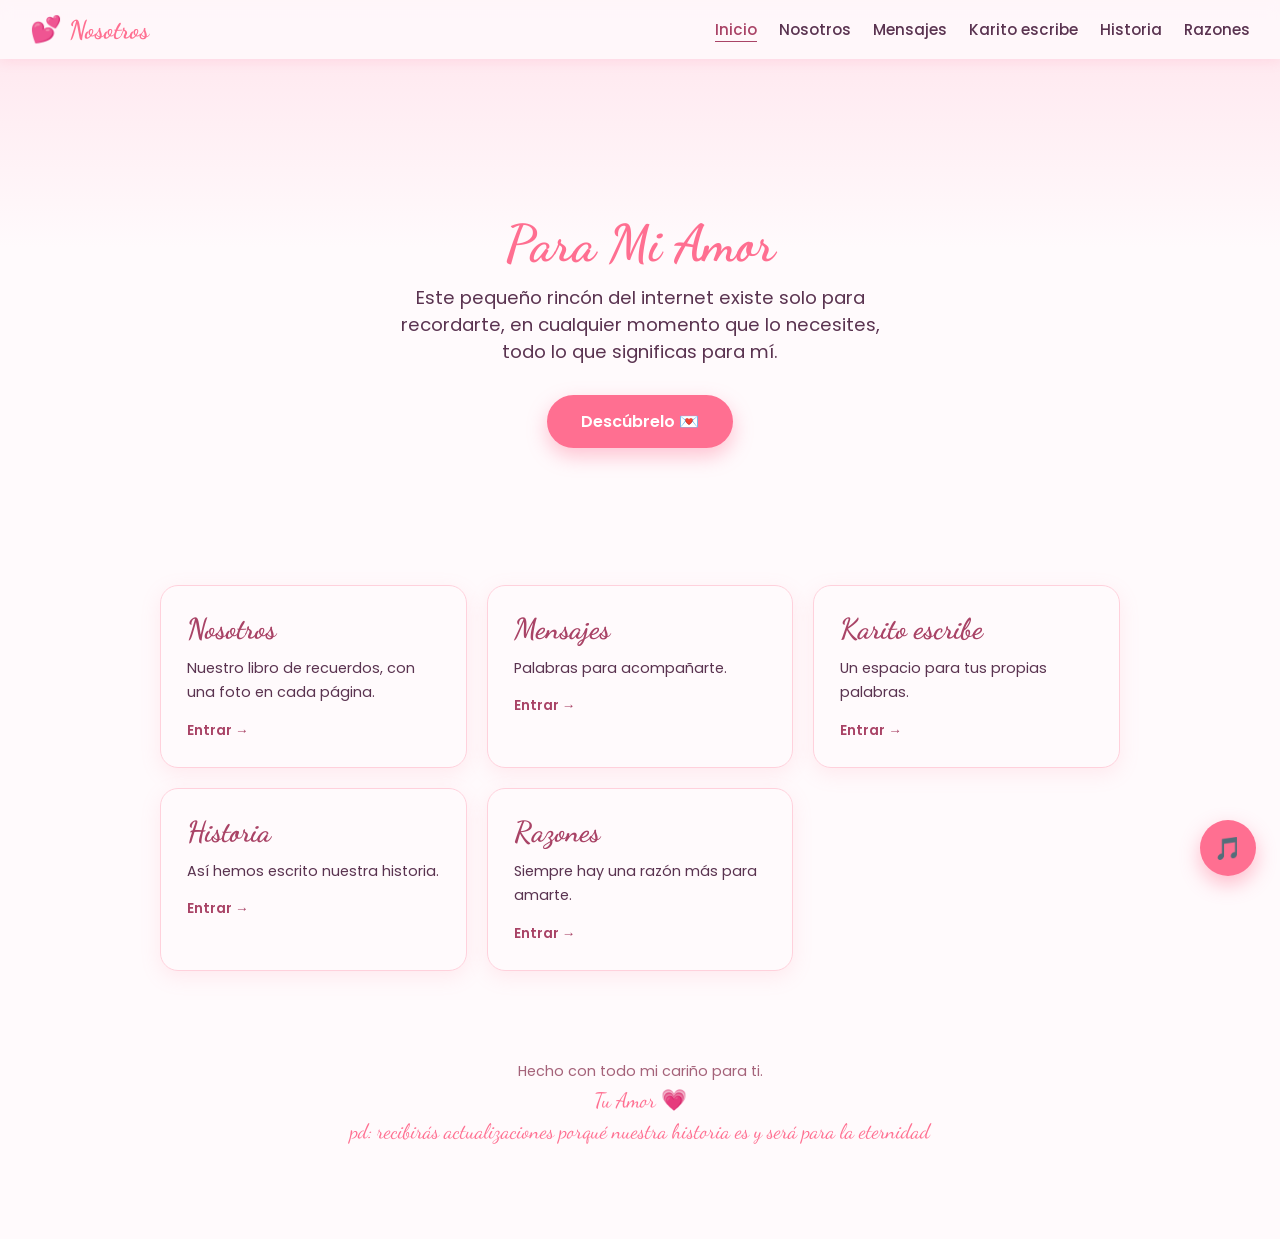
<file: index.html>
<!DOCTYPE html>
<html lang="es">
<head>
<meta charset="UTF-8">
<meta name="viewport" content="width=device-width, initial-scale=1.0">
<title>Inicio · Para Mi Cielito</title>
<link rel="preconnect" href="https://fonts.googleapis.com">
<link href="https://fonts.googleapis.com/css2?family=Dancing+Script:wght@600;700&family=Poppins:wght@300;400;500;600&display=swap" rel="stylesheet">
<link rel="stylesheet" href="css/styles.css">
</head>
<body data-root="" data-page="inicio">

<div id="hearts-container" aria-hidden="true"></div>

<nav>
  <a class="logo" href="index.html" aria-label="Volver al inicio">💕 Nosotros</a>
  <button id="menu-toggle" aria-label="Abrir menú" aria-controls="nav-links" aria-expanded="false">☰</button>
  <div class="nav-links" id="nav-links">
    <a href="index.html" aria-current="page">Inicio</a>
    <a href="pages/nosotros.html">Nosotros</a>
    <a href="pages/mensajes.html">Mensajes</a>
    <a href="pages/karito.html">Karito escribe</a>
    <a href="pages/historia.html">Historia</a>
    <a href="pages/razones.html">Razones</a>
  </div>
</nav>

<main>
<p id="page-status" class="page-status" role="status" hidden></p>
<noscript><p class="page-status">Activa JavaScript para ver los recuerdos y escribir mensajes.</p></noscript>
<section id="inicio">
  <h1>Para Mi Amor</h1>
  <p>Este pequeño rincón del internet existe solo para recordarte, en cualquier momento que lo necesites, todo lo que significas para mí.</p>
  <a href="pages/nosotros.html" class="btn">Descúbrelo 💌</a>
</section>
<div class="home-catalog" aria-label="Explora nuestros recuerdos"><a class="catalog-card" href="pages/nosotros.html"><h2>Nosotros</h2><p>Nuestro libro de recuerdos, con una foto en cada página.</p><span>Entrar →</span></a>
<a class="catalog-card" href="pages/mensajes.html"><h2>Mensajes</h2><p>Palabras para acompañarte.</p><span>Entrar →</span></a>
<a class="catalog-card" href="pages/karito.html"><h2>Karito escribe</h2><p>Un espacio para tus propias palabras.</p><span>Entrar →</span></a>
<a class="catalog-card" href="pages/historia.html"><h2>Historia</h2><p>Así hemos escrito nuestra historia.</p><span>Entrar →</span></a>
<a class="catalog-card" href="pages/razones.html"><h2>Razones</h2><p>Siempre hay una razón más para amarte.</p><span>Entrar →</span></a></div>
</main>
<footer class="site-footer">
  Hecho con todo mi cariño para ti.
  <span class="firma">Tu Amor 💗</span>
  <span class="firma">pd: recibirás actualizaciones porqué nuestra historia es y será para la eternidad</span>
</footer>

<audio id="bg-music" loop preload="none" src="musica/cancion.mp3"></audio>
<aside id="music-panel" class="music-panel" aria-labelledby="music-title" hidden>
  <div class="music-heading">
    <h2 id="music-title">Nuestra música 💕</h2>
    <button id="music-close" class="secondary-btn" type="button" aria-label="Cerrar controles de música">✕</button>
  </div>
  <label for="music-source">¿Qué escuchamos?</label>
  <select id="music-source">
    <option value="local">Nuestra canción</option>
    <option value="spotify">Playlist de Spotify</option>
  </select>
  <div id="local-player">
    <button id="local-play" class="secondary-btn" type="button" aria-pressed="false">Reproducir canción</button>
    <div class="volume-heading"><label for="music-volume">Volumen</label><output id="volume-value" for="music-volume">50 %</output></div>
    <input id="music-volume" type="range" min="0" max="100" step="1" value="50" aria-describedby="volume-help">
    <p id="volume-help" class="music-note">Si tu celular no permite cambiarlo aquí, usa sus botones de volumen.</p>
  </div>
  <div id="spotify-player" hidden>
    <div id="spotify-embed"></div>
    <a id="spotify-link" class="spotify-link" target="_blank" rel="noopener noreferrer" hidden>Abrir en Spotify ↗</a>
    <p class="music-note">Pulsa reproducir en Spotify. Ajusta el volumen desde tu dispositivo. La reproducción disponible depende de Spotify y puede limitarse a fragmentos.</p>
  </div>
  <p id="music-status" class="music-note" role="status"></p>
</aside>
<button id="music-toggle" title="Abrir música" aria-label="Abrir controles de música" aria-controls="music-panel" aria-expanded="false">🎵</button>

<script src="js/app.js" defer></script>
<script src="js/music.js" defer></script>

</body>
</html>
</file>
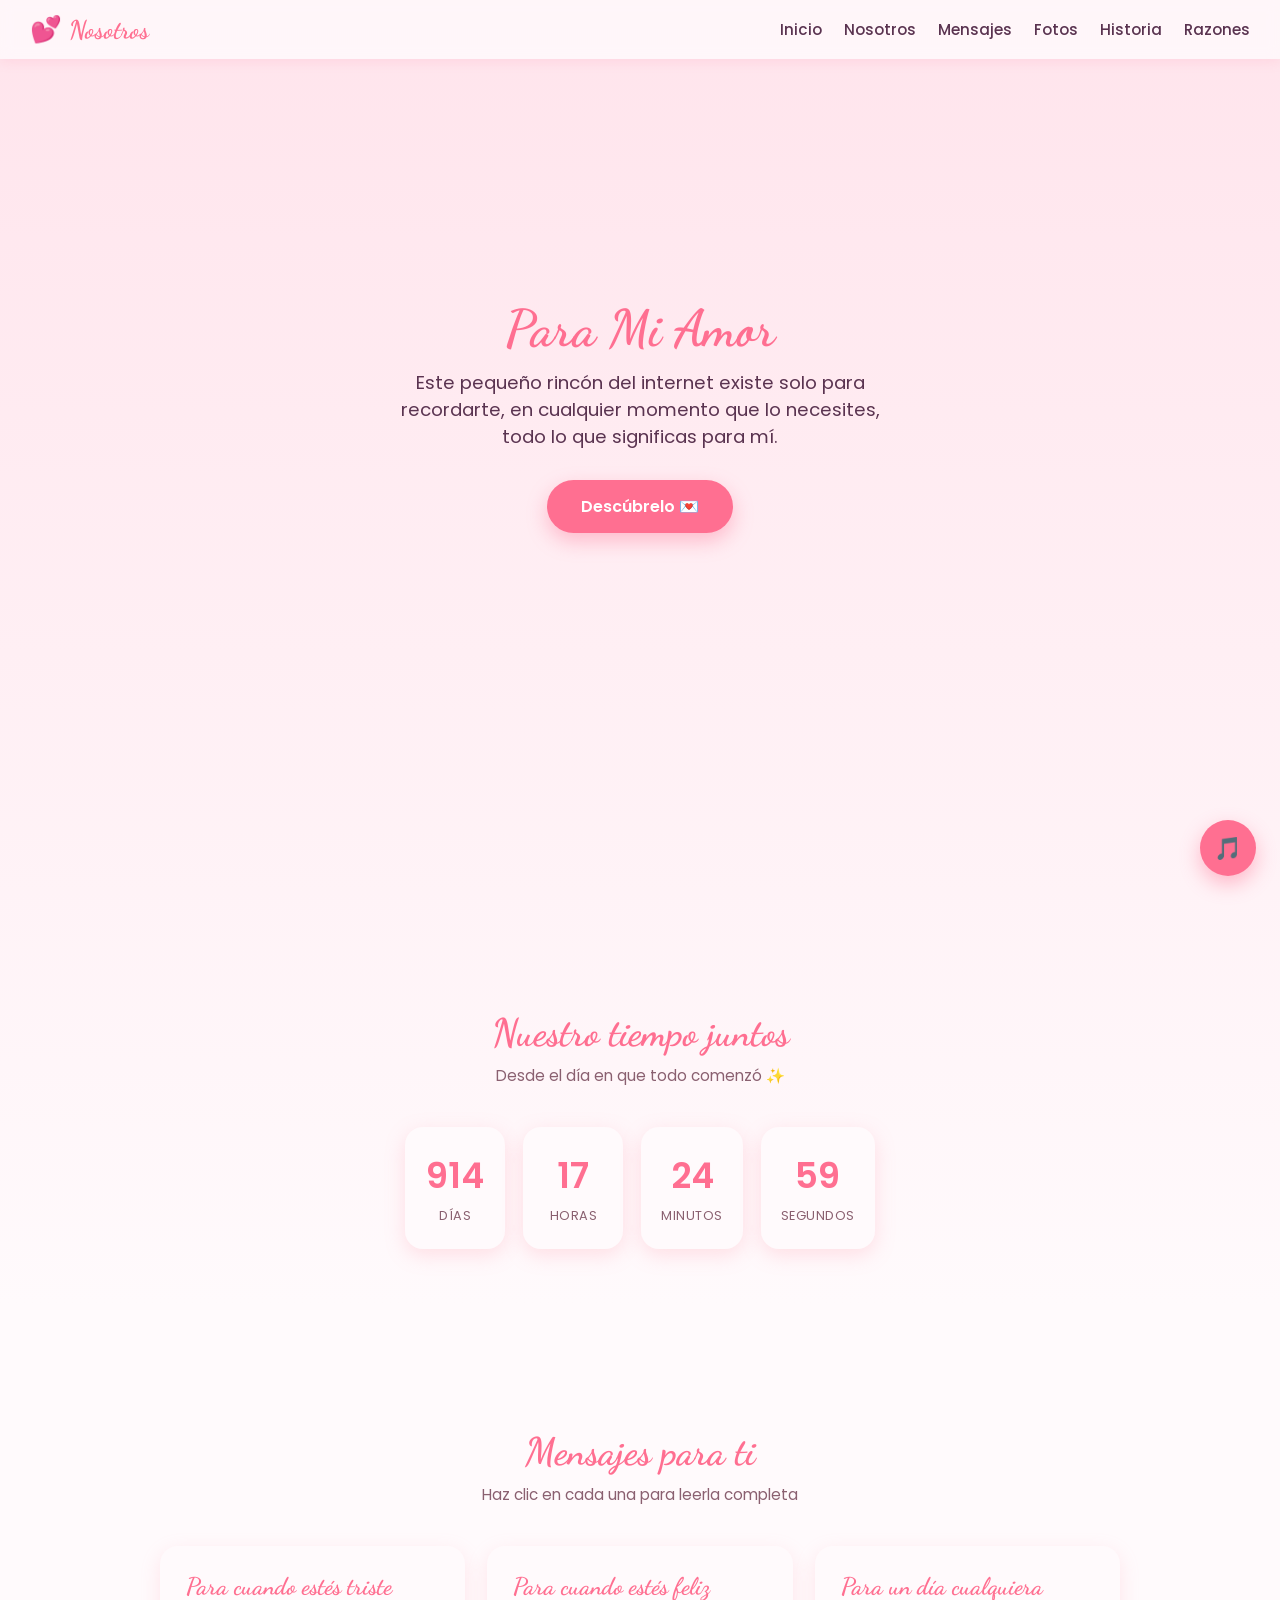
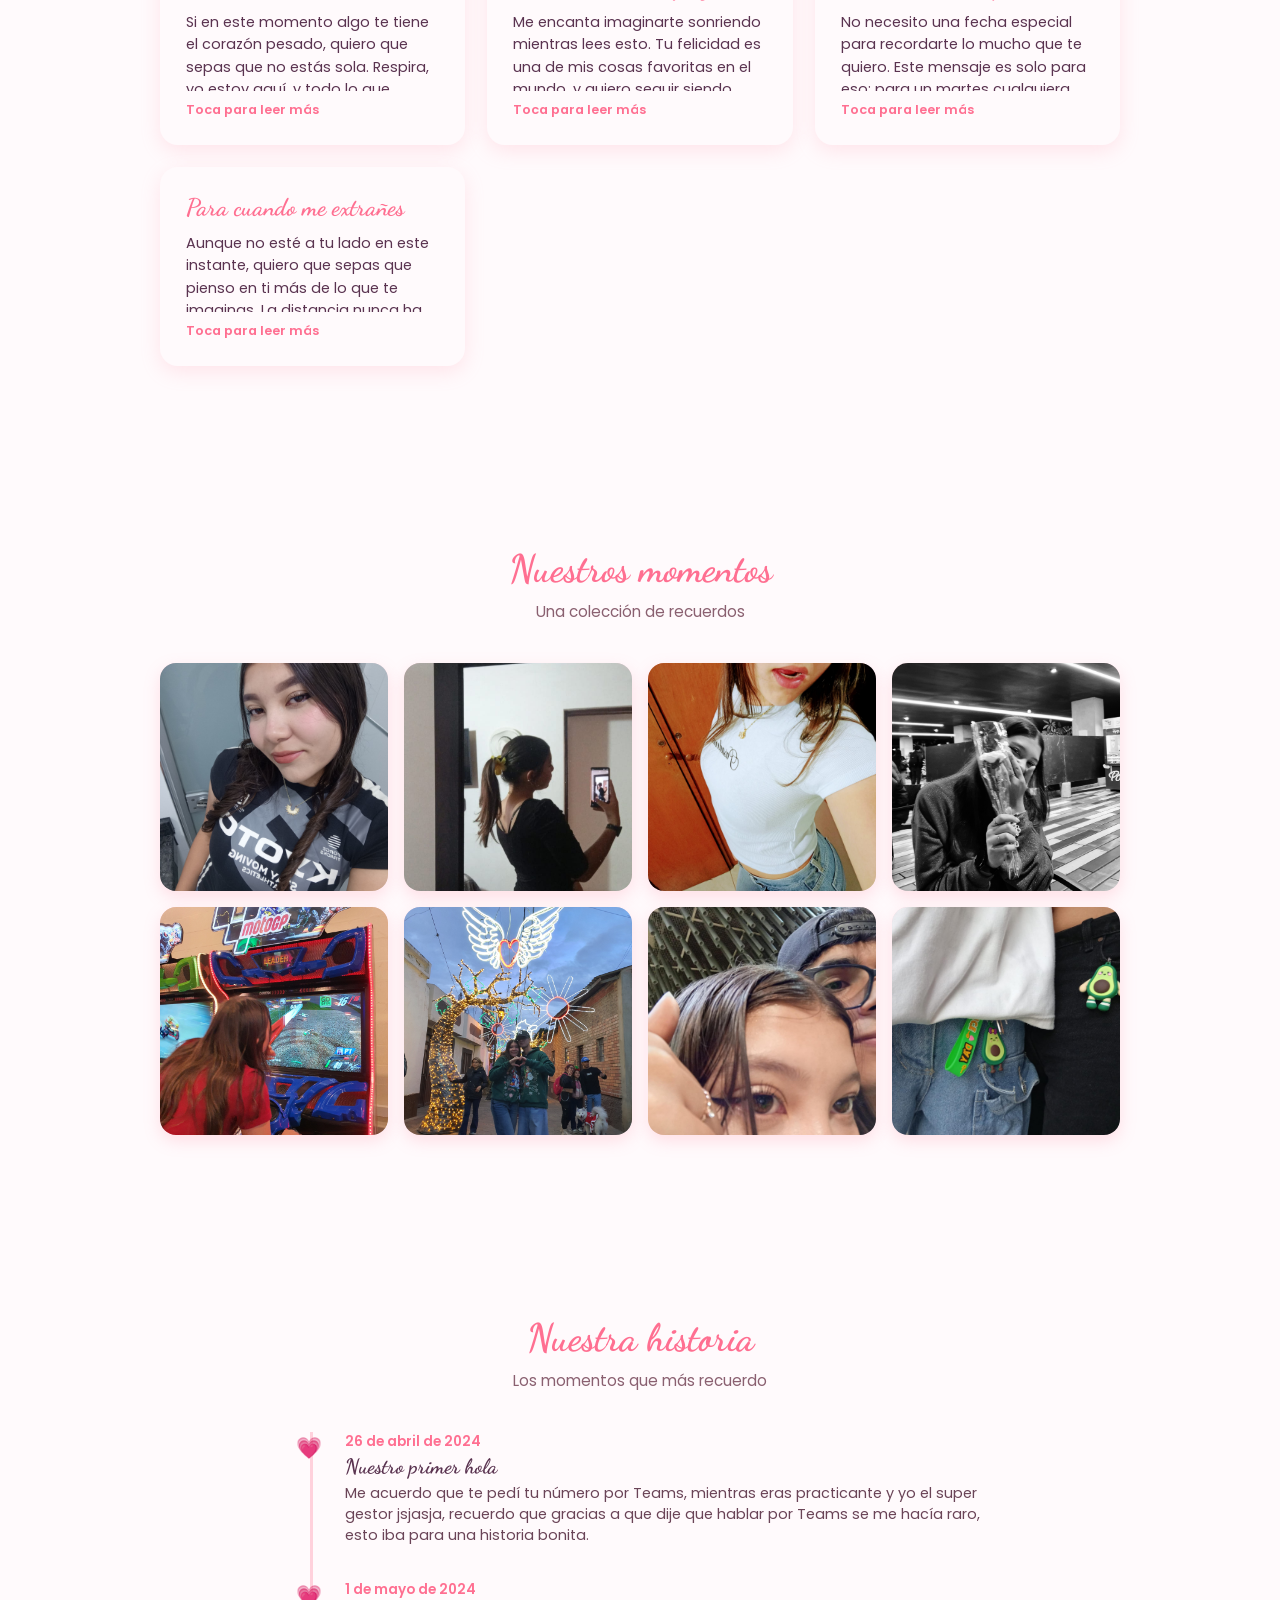
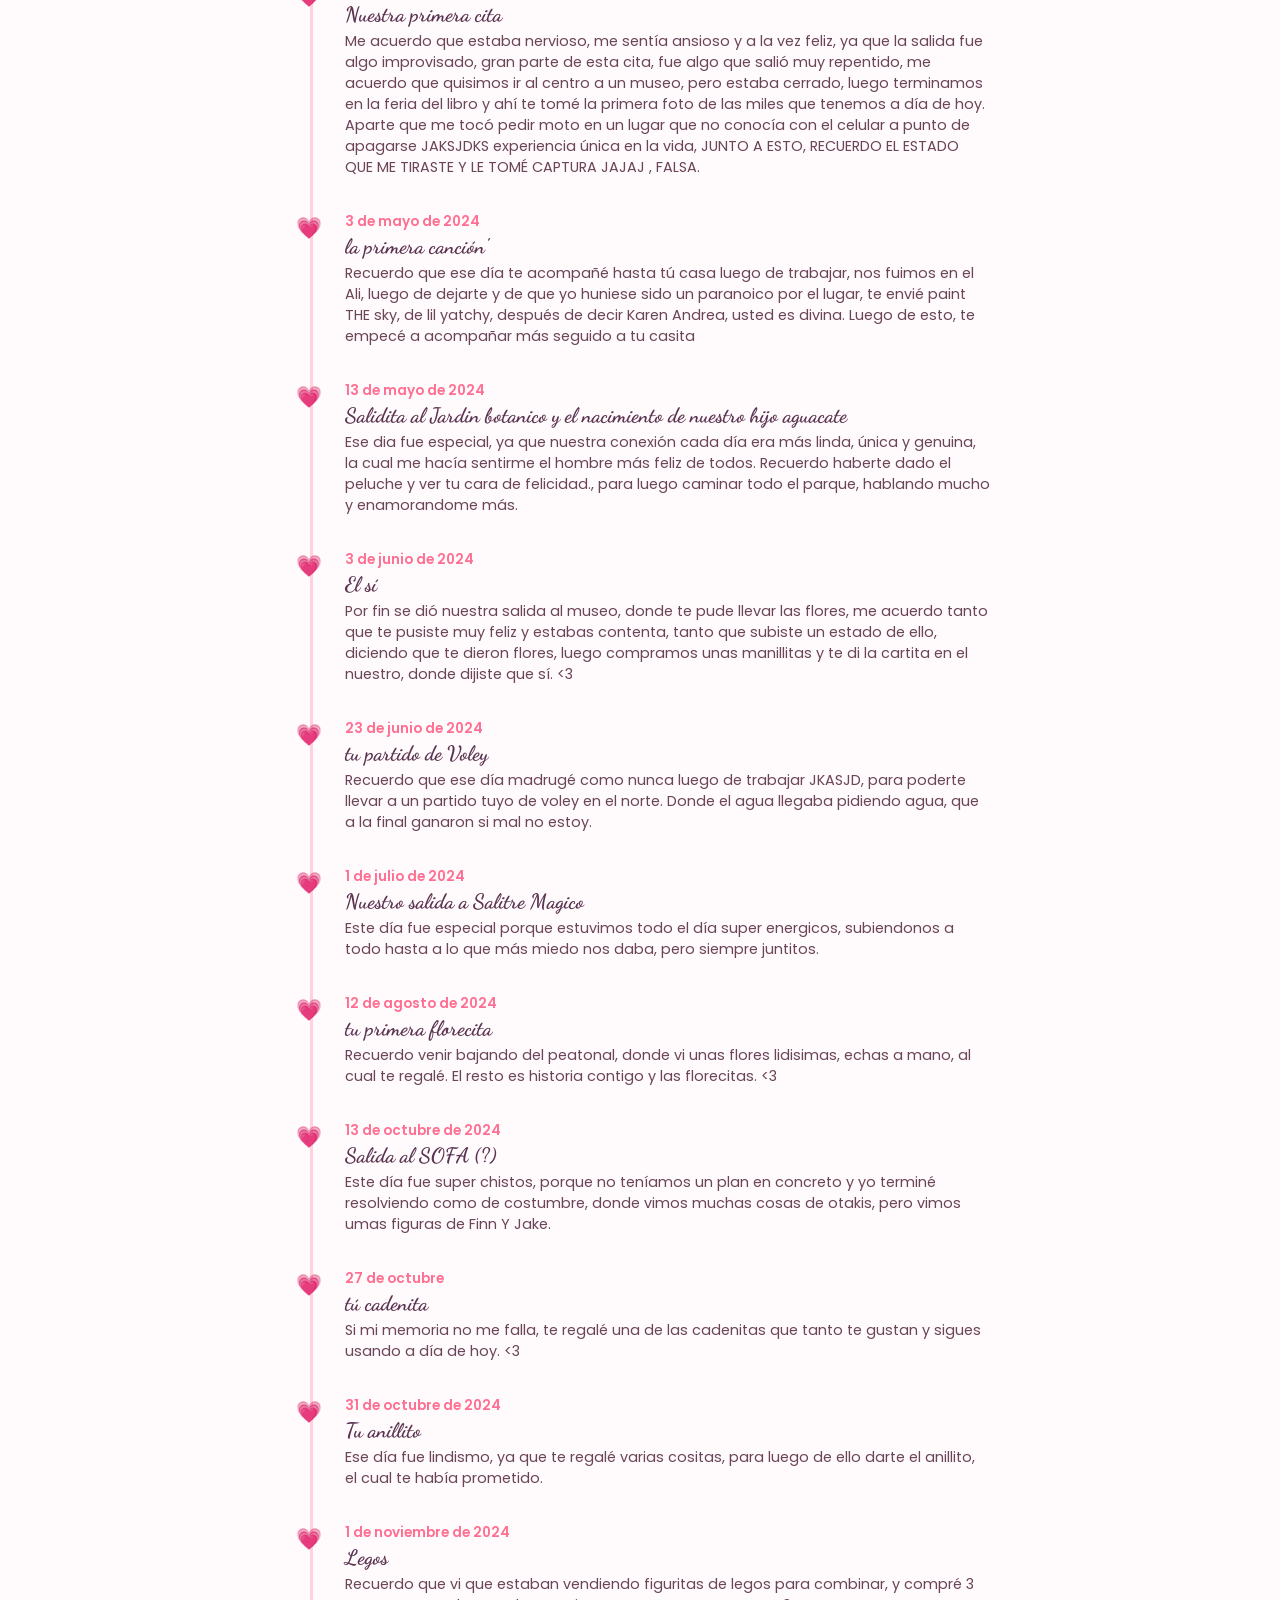
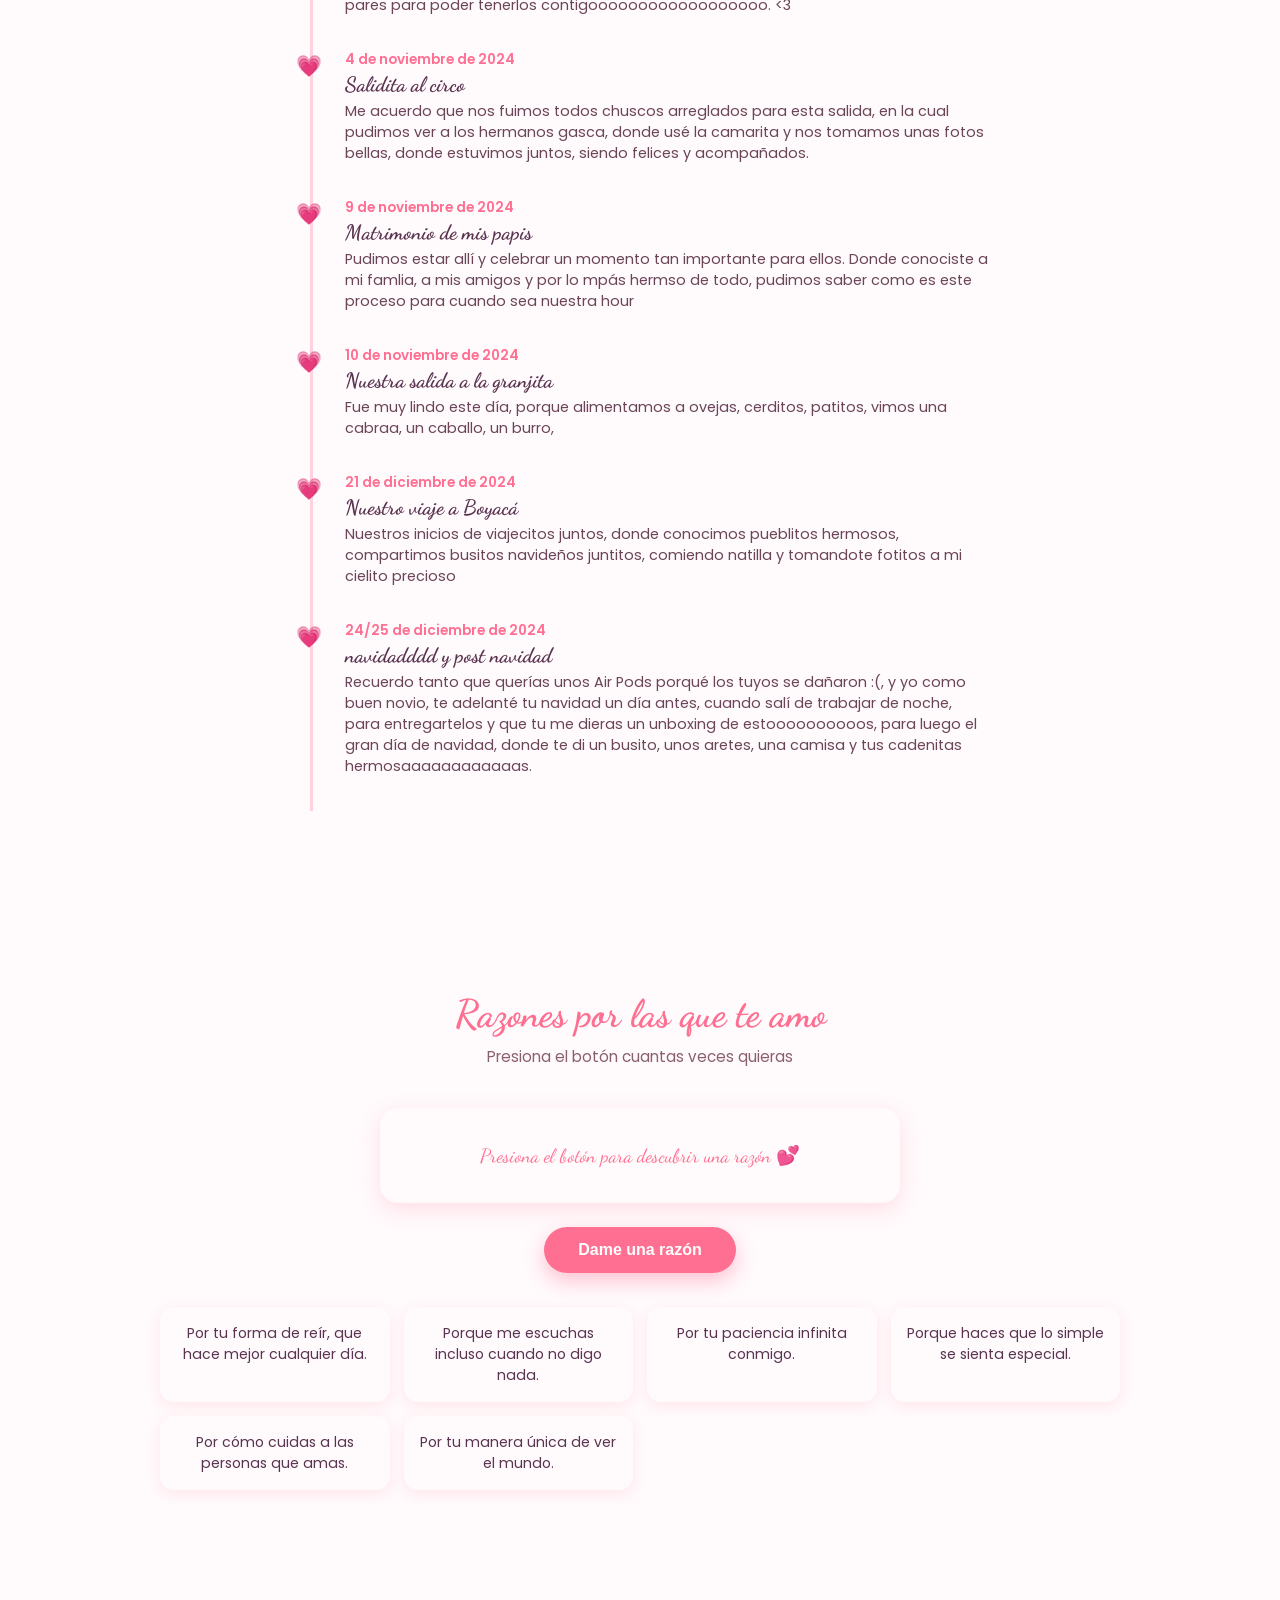
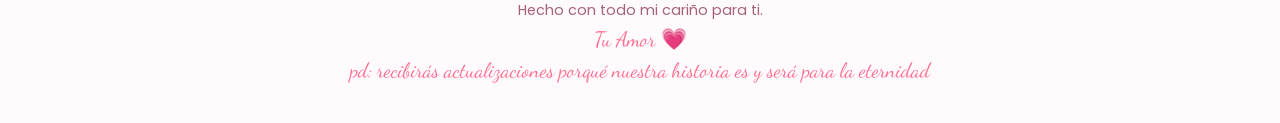
<file: Index.html>
<!DOCTYPE html>
<html lang="es">
<head>
<meta charset="UTF-8">
<meta name="viewport" content="width=device-width, initial-scale=1.0">
<title>Para Mi Cielito</title>
<link rel="preconnect" href="https://fonts.googleapis.com">
<link href="https://fonts.googleapis.com/css2?family=Dancing+Script:wght@600;700&family=Poppins:wght@300;400;500;600&display=swap" rel="stylesheet">
<style>
  :root{
    --pink-light:#ffe4ec;
    --pink-soft:#ffd1dc;
    --pink-main:#ff8fa3;
    --pink-strong:#ff6f91;
    --plum:#5a3350;
    --white:#fffafc;
  }
  *{margin:0;padding:0;box-sizing:border-box;}
  html{scroll-behavior:smooth;}
  body{
    font-family:'Poppins',sans-serif;
    background:linear-gradient(180deg,var(--pink-light),var(--white) 20%);
    color:var(--plum);
    overflow-x:hidden;
  }
  h1,h2,h3{font-family:'Dancing Script',cursive;}
  a{text-decoration:none;color:inherit;}

  /* ---------- Corazones flotantes ---------- */
  #hearts-container{
    position:fixed;top:0;left:0;width:100%;height:100%;
    pointer-events:none;overflow:hidden;z-index:1;
  }
  .heart{
    position:absolute;bottom:-10%;font-size:1.5rem;
    animation:floatUp linear forwards;
    opacity:.8;
  }
  @keyframes floatUp{
    0%{transform:translateY(0) rotate(0deg);opacity:.9;}
    100%{transform:translateY(-110vh) rotate(360deg);opacity:0;}
  }

  /* ---------- Navegación ---------- */
  nav{
    position:fixed;top:0;left:0;width:100%;
    display:flex;justify-content:space-between;align-items:center;
    padding:14px 30px;background:rgba(255,250,252,.85);
    backdrop-filter:blur(6px);z-index:100;
    box-shadow:0 2px 12px rgba(255,111,145,.15);
  }
  .logo{font-family:'Dancing Script',cursive;font-size:1.6rem;color:var(--pink-strong);font-weight:700;}
  .nav-links{display:flex;gap:22px;}
  .nav-links a{font-size:.95rem;font-weight:500;transition:color .2s;}
  .nav-links a:hover{color:var(--pink-strong);}
  #menu-toggle{display:none;font-size:1.6rem;background:none;border:none;color:var(--pink-strong);cursor:pointer;}

  @media (max-width:720px){
    .nav-links{
      position:absolute;top:100%;right:0;left:0;
      background:var(--white);flex-direction:column;
      align-items:center;gap:0;
      max-height:0;overflow:hidden;transition:max-height .3s ease;
    }
    .nav-links.open{max-height:400px;padding:10px 0;}
    .nav-links a{padding:12px 0;width:100%;text-align:center;}
    #menu-toggle{display:block;}
  }

  section{
    position:relative;z-index:2;
    padding:110px 20px 70px;
    max-width:1000px;margin:0 auto;
    text-align:center;
  }

  /* ---------- Hero ---------- */
  #inicio{
    min-height:100vh;display:flex;flex-direction:column;
    justify-content:center;align-items:center;padding-top:0;
  }
  #inicio h1{font-size:3.2rem;color:var(--pink-strong);margin-bottom:10px;}
  #inicio p{font-size:1.15rem;max-width:520px;margin:0 auto 30px;}
  .btn{
    display:inline-block;background:var(--pink-strong);color:#fff;
    padding:14px 34px;border-radius:40px;font-weight:600;
    box-shadow:0 8px 20px rgba(255,111,145,.4);
    transition:transform .2s, box-shadow .2s;border:none;cursor:pointer;font-size:1rem;
  }
  .btn:hover{transform:translateY(-3px);box-shadow:0 12px 26px rgba(255,111,145,.5);}

  h2.section-title{font-size:2.4rem;color:var(--pink-strong);margin-bottom:8px;}
  .section-sub{margin-bottom:40px;color:#8a6070;font-size:.95rem;}

  /* ---------- Contador ---------- */
  #contador-caja{
    display:flex;flex-wrap:wrap;gap:18px;justify-content:center;
  }
  .contador-item{
    background:var(--white);border-radius:18px;padding:22px 20px;
    min-width:100px;box-shadow:0 6px 20px rgba(255,143,163,.25);
  }
  .contador-item span{display:block;font-size:2.2rem;font-weight:600;color:var(--pink-strong);}
  .contador-item small{color:#8a6070;font-size:.8rem;letter-spacing:.5px;}

  /* ---------- Cartas ---------- */
  .cartas-grid{display:grid;grid-template-columns:repeat(auto-fit,minmax(260px,1fr));gap:22px;}
  .carta{
    background:var(--white);border-radius:18px;padding:26px;
    box-shadow:0 6px 20px rgba(255,143,163,.2);cursor:pointer;
    text-align:left;transition:transform .25s;
  }
  .carta:hover{transform:translateY(-6px);}
  .carta h3{color:var(--pink-strong);font-size:1.5rem;margin-bottom:10px;}
  .carta p{font-size:.9rem;line-height:1.55;max-height:80px;overflow:hidden;transition:max-height .4s ease;position:relative;}
  .carta.abierta p{max-height:600px;}
  .carta .ver-mas{display:block;margin-top:10px;font-size:.8rem;color:var(--pink-strong);font-weight:600;}

  /* ---------- Galería ---------- */
  .galeria-grid{display:grid;grid-template-columns:repeat(auto-fit,minmax(180px,1fr));gap:16px;}
  .foto-box{
    aspect-ratio:1/1;border-radius:16px;overflow:hidden;position:relative;
    background:linear-gradient(135deg,var(--pink-soft),var(--pink-light));
    box-shadow:0 6px 16px rgba(255,143,163,.25);
  }
  .foto-box img{width:100%;height:100%;object-fit:cover;display:block;}
  .foto-box.no-photo img{display:none;}
  .foto-box.no-photo::after{
    content:"📷 Agrega tu foto aquí";
    position:absolute;inset:0;display:flex;align-items:center;justify-content:center;
    text-align:center;font-size:.85rem;color:#a5637a;padding:10px;
  }
  .galeria-tip{margin-top:20px;font-size:.85rem;color:#8a6070;}

  /* ---------- Línea del tiempo ---------- */
  .timeline{position:relative;margin:0 auto;max-width:700px;text-align:left;}
  .timeline::before{
    content:"";position:absolute;left:20px;top:0;bottom:0;width:3px;
    background:var(--pink-soft);
  }
  .timeline-item{position:relative;padding:0 0 34px 55px;}
  .timeline-item::before{
    content:"💗";position:absolute;left:6px;top:0;font-size:1.3rem;
  }
  .timeline-item .fecha{color:var(--pink-strong);font-weight:600;font-size:.85rem;}
  .timeline-item h3{font-size:1.3rem;margin:2px 0 4px;}
  .timeline-item p{font-size:.9rem;color:#6a4457;}

  /* ---------- Razones ---------- */
  #razon-caja{
    background:var(--white);border-radius:18px;padding:36px 24px;
    box-shadow:0 6px 20px rgba(255,143,163,.25);
    max-width:520px;margin:0 auto 24px;font-size:1.2rem;font-family:'Dancing Script',cursive;color:var(--pink-strong);
    min-height:90px;display:flex;align-items:center;justify-content:center;
  }
  .razones-grid{display:grid;grid-template-columns:repeat(auto-fit,minmax(220px,1fr));gap:14px;margin-top:34px;}
  .razon-card{
    background:var(--white);border-radius:14px;padding:16px;font-size:.88rem;
    box-shadow:0 4px 14px rgba(255,143,163,.18);
  }

  /* ---------- Música flotante ---------- */
  #music-toggle{
    position:fixed;bottom:24px;right:24px;z-index:200;
    background:var(--pink-strong);color:#fff;border:none;
    width:56px;height:56px;border-radius:50%;font-size:1.4rem;
    box-shadow:0 8px 20px rgba(255,111,145,.45);cursor:pointer;
  }

  footer{
    text-align:center;padding:40px 20px;font-size:.9rem;color:#a5637a;
    position:relative;z-index:2;
  }
  footer .firma{font-family:'Dancing Script',cursive;font-size:1.3rem;color:var(--pink-strong);display:block;margin-top:6px;}
</style>
</head>
<body>

<div id="hearts-container"></div>

<nav>
  <div class="logo">💕 Nosotros</div>
  <button id="menu-toggle" aria-label="Menú">☰</button>
  <div class="nav-links" id="nav-links">
    <a href="#inicio">Inicio</a>
    <a href="#nosotros">Nosotros</a>
    <a href="#cartas">Mensajes</a>
    <a href="#galeria">Fotos</a>
    <a href="#tiempo">Historia</a>
    <a href="#razones">Razones</a>
  </div>
</nav>

<!-- ================= HERO ================= -->
<section id="inicio">
  <h1>Para Mi Amor</h1>
  <p>Este pequeño rincón del internet existe solo para recordarte, en cualquier momento que lo necesites, todo lo que significas para mí.</p>
  <a href="#nosotros" class="btn">Descúbrelo 💌</a>
</section>

<!-- ================= CONTADOR ================= -->
<section id="nosotros">
  <h2 class="section-title">Nuestro tiempo juntos</h2>
  <p class="section-sub">Desde el día en que todo comenzó ✨</p>
  <div id="contador-caja">
    <div class="contador-item"><span id="c-dias">0</span><small>DÍAS</small></div>
    <div class="contador-item"><span id="c-horas">0</span><small>HORAS</small></div>
    <div class="contador-item"><span id="c-min">0</span><small>MINUTOS</small></div>
    <div class="contador-item"><span id="c-seg">0</span><small>SEGUNDOS</small></div>
  </div>
</section>

<!-- ================= CARTAS / MENSAJES ================= -->
<section id="cartas">
  <h2 class="section-title">Mensajes para ti</h2>
  <p class="section-sub">Haz clic en cada una para leerla completa</p>
  <div class="cartas-grid" id="cartas-grid"></div>
</section>

<!-- ================= GALERÍA ================= -->
<section id="galeria">
  <h2 class="section-title">Nuestros momentos</h2>
  <p class="section-sub">Una colección de recuerdos</p>
  <div class="galeria-grid" id="galeria-grid"></div>

</section>

<!-- ================= LÍNEA DE TIEMPO ================= -->
<section id="tiempo">
  <h2 class="section-title">Nuestra historia</h2>
  <p class="section-sub">Los momentos que más recuerdo</p>
  <div class="timeline" id="timeline"></div>
</section>

<!-- ================= RAZONES ================= -->
<section id="razones">
  <h2 class="section-title">Razones por las que te amo</h2>
  <p class="section-sub">Presiona el botón cuantas veces quieras</p>
  <div id="razon-caja">Presiona el botón para descubrir una razón 💕</div>
  <button class="btn" id="btn-razon">Dame una razón</button>
  <div class="razones-grid" id="razones-grid"></div>
</section>

<footer>
  Hecho con todo mi cariño para ti.
  <span class="firma">Tu Amor 💗</span>
  <span class="firma">pd: recibirás actualizaciones porqué nuestra historia es y será para la eternidad</span>
</footer>

<audio id="bg-music" loop src="musica/cancion.mp3"></audio>
<button id="music-toggle" title="Reproducir música">🎵</button>

<script>
/* =========================================================
   ✏️ ZONA DE PERSONALIZACIÓN — edita solo lo de aquí abajo
   ========================================================= */
const CONFIG = {
  // Fecha en que empezaron a salir (año-mes-día)
  fechaInicio: "2024-06-03T00:00:00",

  // Cartas / mensajes. Agrega tantos objetos como quieras.
  cartas: [
    { titulo: "Para cuando estés triste", texto: "Si en este momento algo te tiene el corazón pesado, quiero que sepas que no estás sola. Respira, yo estoy aquí, y todo lo que sientes es válido. Te amo incluso — y sobre todo — en tus días difíciles." },
    { titulo: "Para cuando estés feliz", texto: "Me encanta imaginarte sonriendo mientras lees esto. Tu felicidad es una de mis cosas favoritas en el mundo, y quiero seguir siendo parte de cada motivo que te haga sonreír." },
    { titulo: "Para un día cualquiera", texto: "No necesito una fecha especial para recordarte lo mucho que te quiero. Este mensaje es solo para eso: para un martes cualquiera, un miércoles aburrido o un domingo perezoso." },
    { titulo: "Para cuando me extrañes", texto: "Aunque no esté a tu lado en este instante, quiero que sepas que pienso en ti más de lo que te imaginas. La distancia nunca ha sido rival para lo que siento." }
  ],

  // Momentos importantes de la relación
  timeline: [
    { fecha: "26 de abril de 2024", titulo: "Nuestro primer hola", texto: "Me acuerdo que te pedí tu número por Teams, mientras eras practicante y yo el super gestor jsjasja, recuerdo que gracias a que dije que hablar por Teams se me hacía raro, esto iba para una historia bonita." },
    { fecha: "1 de mayo de 2024", titulo: "Nuestra primera cita", texto: "Me acuerdo que estaba nervioso, me sentía ansioso y a la vez feliz, ya que la salida fue algo improvisado, gran parte de esta cita, fue algo que salió muy repentido, me acuerdo que quisimos ir al centro a un museo, pero estaba cerrado, luego terminamos en la feria del libro y ahí te tomé la primera foto de las miles que tenemos a día de hoy. Aparte que me tocó pedir moto en un lugar que no conocía con el celular a punto de apagarse JAKSJDKS experiencia única en la vida, JUNTO A ESTO, RECUERDO EL ESTADO QUE ME TIRASTE Y LE TOMÉ CAPTURA JAJAJ , FALSA." },
    { fecha: "3 de mayo de 2024", titulo: "la primera canción'", texto: "Recuerdo que ese día te acompañé hasta tú casa luego de trabajar, nos fuimos en el Ali, luego de dejarte y de que yo huniese sido un paranoico por el lugar, te envié paint THE sky, de lil yatchy, después de decir Karen Andrea, usted es divina. Luego de esto, te empecé a acompañar más seguido a tu casita" },
    { fecha: "13 de mayo de 2024", titulo: "Salidita al Jardin botanico y el nacimiento de nuestro hijo aguacate", texto: "Ese dia fue especial, ya que nuestra conexión cada día era más linda, única y genuina, la cual me hacía sentirme el hombre más feliz de todos. Recuerdo haberte dado el peluche y ver tu cara de felicidad., para luego caminar todo el parque, hablando mucho y enamorandome más." },
    { fecha: "3 de junio de 2024", titulo: "El sí", texto: "Por fin se dió nuestra salida al museo, donde te pude llevar las flores, me acuerdo tanto que te pusiste muy feliz y estabas contenta, tanto que subiste un estado de ello, diciendo que te dieron flores, luego compramos unas manillitas y te di la cartita en el nuestro, donde dijiste que sí. <3" },
    { fecha: "23 de junio de 2024", titulo: "tu partido de Voley", texto: "Recuerdo que ese día madrugé como nunca luego de trabajar JKASJD, para poderte llevar a un partido tuyo de voley en el norte. Donde el agua llegaba pidiendo agua, que a la final ganaron si mal no estoy." },
    { fecha: "1 de julio de 2024", titulo: "Nuestro salida a Salitre Magico", texto: "Este día fue especial porque estuvimos todo el día super energicos, subiendonos a todo hasta a lo que más miedo nos daba, pero siempre juntitos." },
    { fecha: "12 de agosto de 2024", titulo: "tu primera florecita", texto: "Recuerdo venir bajando del peatonal, donde vi unas flores lidisimas, echas a mano, al cual te regalé. El resto es historia contigo y las florecitas. <3" },
    { fecha: "13 de octubre de 2024", titulo: "Salida al SOFA (?)", texto: "Este día fue super chistos, porque no teníamos un plan en concreto y yo terminé resolviendo como de costumbre, donde vimos muchas cosas de otakis, pero vimos umas figuras de Finn Y Jake." },
    { fecha: "27 de octubre", titulo: "tú cadenita", texto: "Si mi memoria no me falla, te regalé una de las cadenitas que tanto te gustan y sigues usando a día de hoy. <3" },
    { fecha: "31 de octubre de 2024", titulo: "Tu anillito", texto: "Ese día fue lindismo, ya que te regalé varias cositas, para luego de ello darte el anillito, el cual te había prometido." },
    { fecha: "1 de noviembre de 2024", titulo: "Legos", texto: "Recuerdo que vi que estaban vendiendo figuritas de legos para combinar, y compré 3 pares para poder tenerlos contigoooooooooooooooooo. <3" },
    { fecha: "4 de noviembre de 2024", titulo: "Salidita al circo", texto: "Me acuerdo que nos fuimos todos chuscos arreglados para esta salida, en la cual pudimos ver a los hermanos gasca, donde usé la camarita y nos tomamos unas fotos bellas, donde estuvimos juntos, siendo felices y acompañados." },
    { fecha: "9 de noviembre de 2024", titulo: "Matrimonio de mis papis", texto: "Pudimos estar allí y celebrar un momento tan importante para ellos. Donde conociste a mi famlia, a mis amigos y por lo mpás hermso de todo, pudimos saber como es este proceso para cuando sea nuestra hour" },
    { fecha: "10 de noviembre de 2024", titulo: "Nuestra salida a la granjita", texto: "Fue muy lindo este día, porque alimentamos a ovejas, cerditos, patitos, vimos una cabraa, un caballo, un burro, " },
    { fecha: "21 de diciembre de 2024", titulo: "Nuestro viaje a Boyacá", texto: "Nuestros inicios de viajecitos juntos, donde conocimos pueblitos hermosos, compartimos busitos navideños juntitos, comiendo natilla y tomandote fotitos a mi cielito precioso" },
    { fecha: "24/25 de diciembre de 2024", titulo: "navidadddd y post navidad", texto: "Recuerdo tanto que querías unos Air Pods porqué los tuyos se dañaron :(, y yo como buen novio, te adelanté tu navidad un día antes, cuando salí de trabajar de noche, para entregartelos y que tu me dieras un unboxing de estoooooooooos, para luego el gran día de navidad, donde te di un busito, unos aretes, una camisa y tus cadenitas hermosaaaaaaaaaaaas. " },
  ],

  // Razones por las que la amas (se muestran al azar)
  razones: [
    "Por tu forma de reír, que hace mejor cualquier día.",
    "Porque me escuchas incluso cuando no digo nada.",
    "Por tu paciencia infinita conmigo.",
    "Porque haces que lo simple se sienta especial.",
    "Por cómo cuidas a las personas que amas.",
    "Por tu manera única de ver el mundo.",
    "Porque a tu lado puedo ser yo mismo(a) sin miedo.",
    "Por cada mensaje que me alegra el día.",
    "Porque tu abrazo se siente como un hogar.",
    "Por tu fuerza incluso en los días difíciles.",
    "Porque me inspiras a ser mejor persona.",
    "Por todos los pequeños detalles que tienes conmigo."
  ],

  // Cuántas casillas de fotos mostrar en la galería
  totalFotos: 8
};
/* ============ FIN DE LA ZONA DE PERSONALIZACIÓN ============ */

// ---------- Corazones flotantes de fondo ----------
const heartsContainer = document.getElementById('hearts-container');
function crearCorazon(){
  const heart = document.createElement('div');
  heart.className = 'heart';
  heart.textContent = ['💗','💕','💖','💞'][Math.floor(Math.random()*4)];
  heart.style.left = Math.random()*100 + 'vw';
  heart.style.fontSize = (1 + Math.random()*1.5) + 'rem';
  const duracion = 6 + Math.random()*6;
  heart.style.animationDuration = duracion + 's';
  heartsContainer.appendChild(heart);
  setTimeout(()=> heart.remove(), duracion*1000);
}
setInterval(crearCorazon, 800);

// ---------- Menú móvil ----------
document.getElementById('menu-toggle').addEventListener('click', () => {
  document.getElementById('nav-links').classList.toggle('open');
});
document.querySelectorAll('.nav-links a').forEach(a => {
  a.addEventListener('click', () => document.getElementById('nav-links').classList.remove('open'));
});

// ---------- Contador de tiempo juntos ----------
const inicio = new Date(CONFIG.fechaInicio).getTime();
function actualizarContador(){
  const ahora = Date.now();
  let diff = Math.max(0, ahora - inicio);
  const dias = Math.floor(diff / 86400000);
  const horas = Math.floor((diff % 86400000) / 3600000);
  const min = Math.floor((diff % 3600000) / 60000);
  const seg = Math.floor((diff % 60000) / 1000);
  document.getElementById('c-dias').textContent = dias;
  document.getElementById('c-horas').textContent = horas;
  document.getElementById('c-min').textContent = min;
  document.getElementById('c-seg').textContent = seg;
}
actualizarContador();
setInterval(actualizarContador, 1000);

// ---------- Cartas ----------
const cartasGrid = document.getElementById('cartas-grid');
CONFIG.cartas.forEach(c => {
  const div = document.createElement('div');
  div.className = 'carta';
  div.innerHTML = `<h3>${c.titulo}</h3><p>${c.texto}</p><span class="ver-mas">Toca para leer más</span>`;
  div.addEventListener('click', () => {
    div.classList.toggle('abierta');
    div.querySelector('.ver-mas').textContent = div.classList.contains('abierta') ? 'Toca para cerrar' : 'Toca para leer más';
  });
  cartasGrid.appendChild(div);
});

// ---------- Galería ----------
const galeriaGrid = document.getElementById('galeria-grid');
for(let i=1; i<=CONFIG.totalFotos; i++){
  const box = document.createElement('div');
  box.className = 'foto-box';
  box.innerHTML = `<img src="img/foto${i}.jpg" alt="Recuerdo ${i}">`;
  const img = box.querySelector('img');
  img.addEventListener('error', () => box.classList.add('no-photo'));
  galeriaGrid.appendChild(box);
}

// ---------- Línea del tiempo ----------
const timelineEl = document.getElementById('timeline');
CONFIG.timeline.forEach(t => {
  const item = document.createElement('div');
  item.className = 'timeline-item';
  item.innerHTML = `<div class="fecha">${t.fecha}</div><h3>${t.titulo}</h3><p>${t.texto}</p>`;
  timelineEl.appendChild(item);
});

// ---------- Razones ----------
const razonCaja = document.getElementById('razon-caja');
document.getElementById('btn-razon').addEventListener('click', () => {
  const r = CONFIG.razones[Math.floor(Math.random()*CONFIG.razones.length)];
  razonCaja.style.opacity = 0;
  setTimeout(()=>{ razonCaja.textContent = r; razonCaja.style.transition='opacity .4s'; razonCaja.style.opacity = 1; }, 150);
});
const razonesGrid = document.getElementById('razones-grid');
CONFIG.razones.slice(0,6).forEach(r => {
  const card = document.createElement('div');
  card.className = 'razon-card';
  card.textContent = r;
  razonesGrid.appendChild(card);
});

// ---------- Música de fondo ----------
const audio = document.getElementById('bg-music');
const musicBtn = document.getElementById('music-toggle');
let sonando = false;
musicBtn.addEventListener('click', () => {
  if(!sonando){
    audio.play().then(()=>{ sonando = true; musicBtn.textContent = '⏸'; })
                .catch(()=>{ alert('Agrega un archivo de música en la carpeta "musica" llamado cancion.mp3 para activar esta función.'); });
  } else {
    audio.pause();
    sonando = false;
    musicBtn.textContent = '🎵';
  }
});
</script>
</body>
</html>
</file>
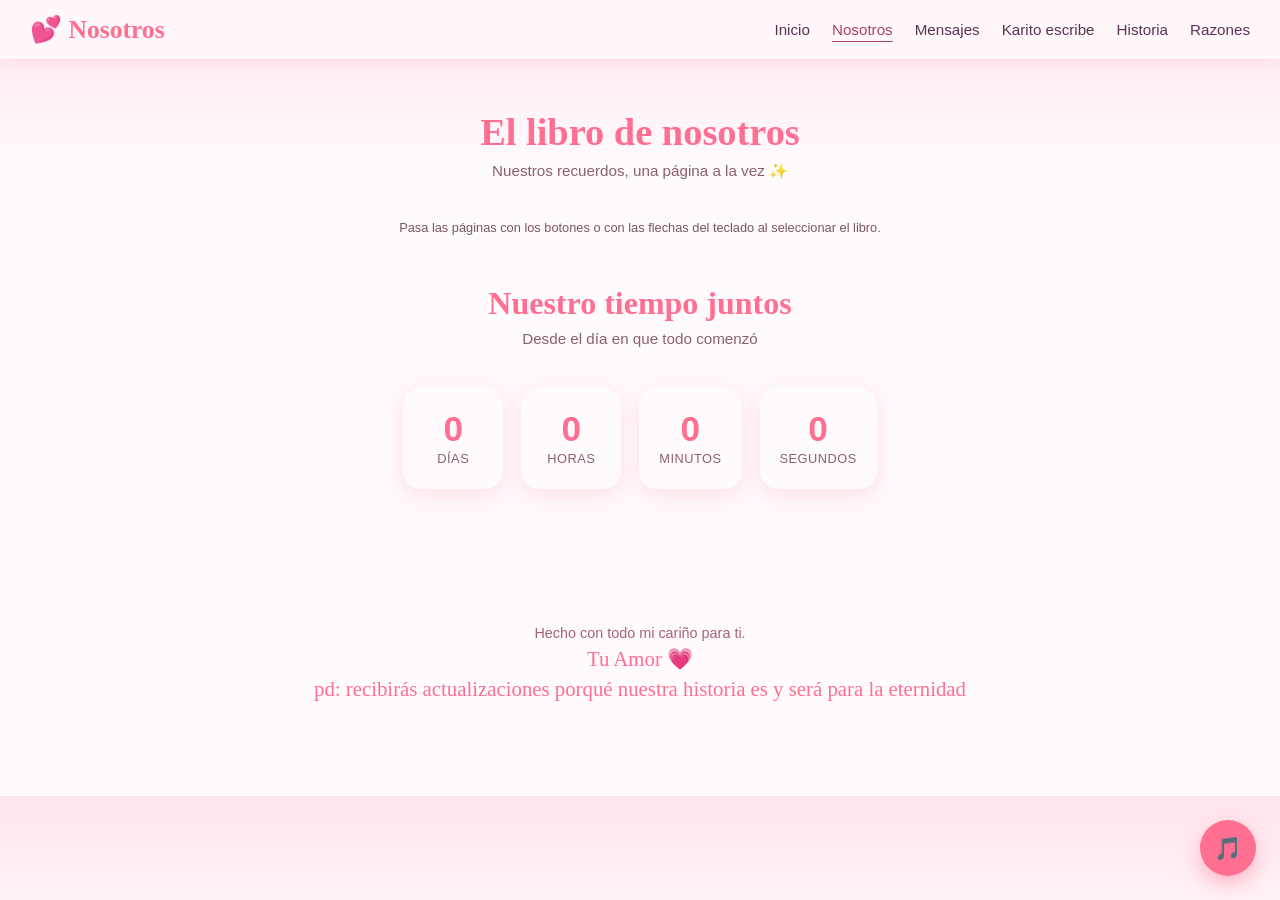
<file: pages/fotos.html>
<!DOCTYPE html>
<html lang="es">
<head>
<meta charset="UTF-8">
<meta name="viewport" content="width=device-width, initial-scale=1.0">
<meta http-equiv="refresh" content="0; url=nosotros.html#memory-book">
<title>Nuestro libro · Para Mi Cielito</title>
<link rel="stylesheet" href="../css/styles.css">
</head>
<body>
<main><p class="page-status">Nuestras fotos ahora están en <a href="nosotros.html#memory-book">el libro de nosotros</a>.</p></main>
</body>
</html>
</file>
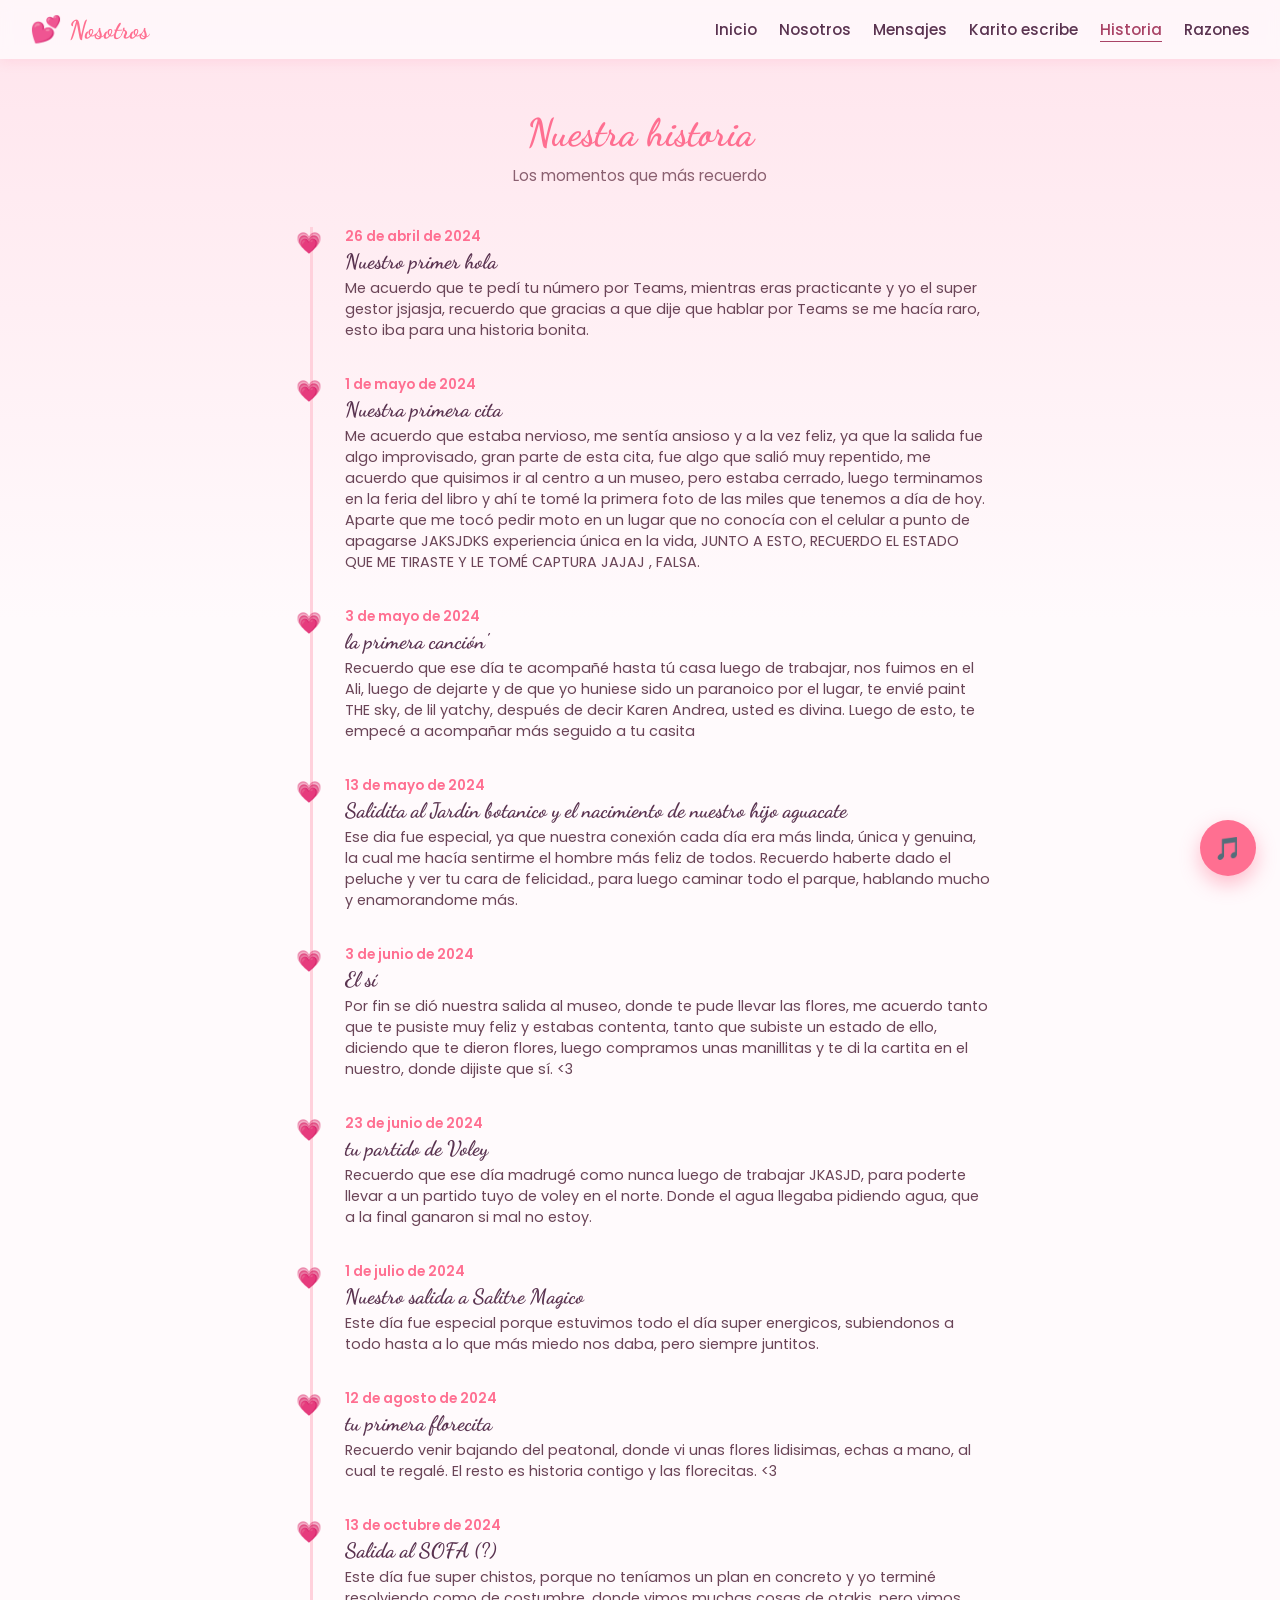
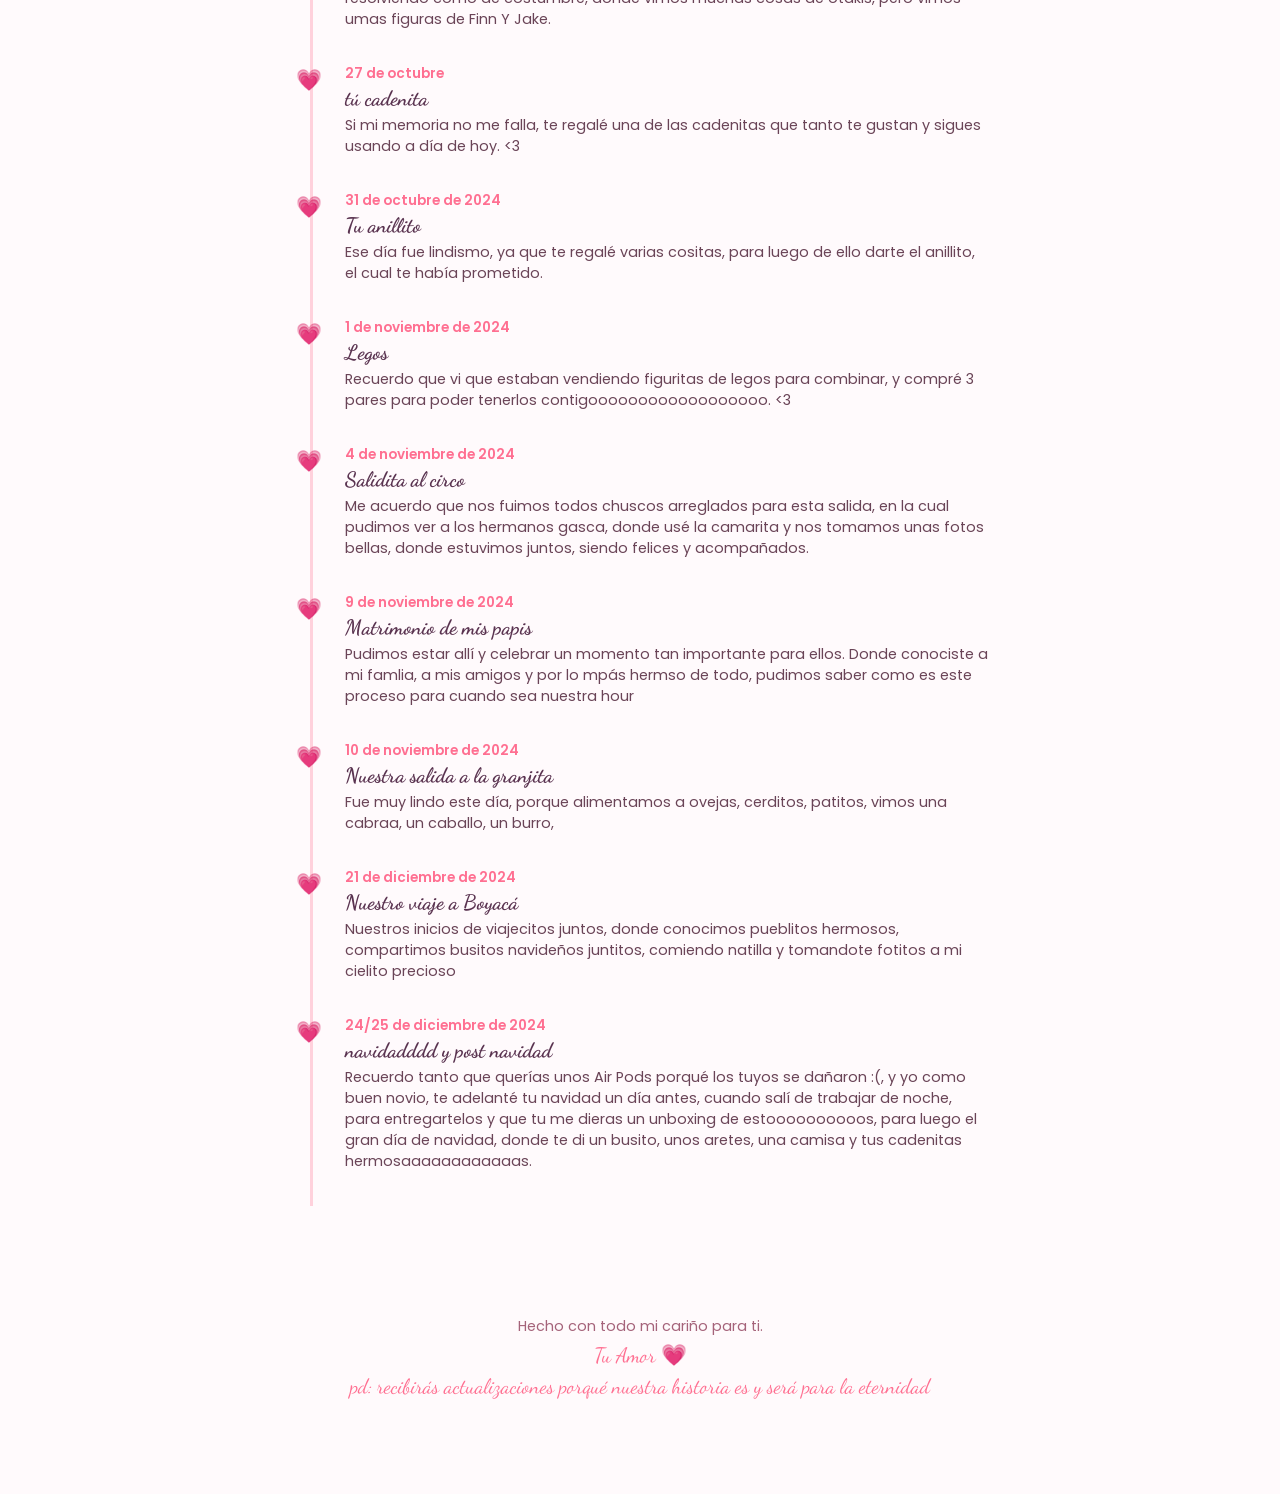
<file: pages/historia.html>
<!DOCTYPE html>
<html lang="es">
<head>
<meta charset="UTF-8">
<meta name="viewport" content="width=device-width, initial-scale=1.0">
<title>Historia · Para Mi Cielito</title>
<link rel="preconnect" href="https://fonts.googleapis.com">
<link href="https://fonts.googleapis.com/css2?family=Dancing+Script:wght@600;700&family=Poppins:wght@300;400;500;600&display=swap" rel="stylesheet">
<link rel="stylesheet" href="../css/styles.css">
</head>
<body data-root="../" data-page="tiempo">

<div id="hearts-container" aria-hidden="true"></div>

<nav>
  <a class="logo" href="../index.html" aria-label="Volver al inicio">💕 Nosotros</a>
  <button id="menu-toggle" aria-label="Abrir menú" aria-controls="nav-links" aria-expanded="false">☰</button>
  <div class="nav-links" id="nav-links">
    <a href="../index.html">Inicio</a>
    <a href="nosotros.html">Nosotros</a>
    <a href="mensajes.html">Mensajes</a>
    <a href="karito.html">Karito escribe</a>
    <a href="historia.html" aria-current="page">Historia</a>
    <a href="razones.html">Razones</a>
  </div>
</nav>

<main>
<p id="page-status" class="page-status" role="status" hidden></p>
<noscript><p class="page-status">Activa JavaScript para ver los recuerdos y escribir mensajes.</p></noscript>
<section id="tiempo">
  <h1 class="section-title">Nuestra historia</h1>
  <p class="section-sub">Los momentos que más recuerdo</p>
  <div class="timeline" id="timeline"></div>
</section>
</main>
<footer class="site-footer">
  Hecho con todo mi cariño para ti.
  <span class="firma">Tu Amor 💗</span>
  <span class="firma">pd: recibirás actualizaciones porqué nuestra historia es y será para la eternidad</span>
</footer>

<audio id="bg-music" loop preload="none" src="../musica/cancion.mp3"></audio>
<aside id="music-panel" class="music-panel" aria-labelledby="music-title" hidden>
  <div class="music-heading">
    <h2 id="music-title">Nuestra música 💕</h2>
    <button id="music-close" class="secondary-btn" type="button" aria-label="Cerrar controles de música">✕</button>
  </div>
  <label for="music-source">¿Qué escuchamos?</label>
  <select id="music-source">
    <option value="local">Nuestra canción</option>
    <option value="spotify">Playlist de Spotify</option>
  </select>
  <div id="local-player">
    <button id="local-play" class="secondary-btn" type="button" aria-pressed="false">Reproducir canción</button>
    <div class="volume-heading"><label for="music-volume">Volumen</label><output id="volume-value" for="music-volume">50 %</output></div>
    <input id="music-volume" type="range" min="0" max="100" step="1" value="50" aria-describedby="volume-help">
    <p id="volume-help" class="music-note">Si tu celular no permite cambiarlo aquí, usa sus botones de volumen.</p>
  </div>
  <div id="spotify-player" hidden>
    <div id="spotify-embed"></div>
    <a id="spotify-link" class="spotify-link" target="_blank" rel="noopener noreferrer" hidden>Abrir en Spotify ↗</a>
    <p class="music-note">Pulsa reproducir en Spotify. Ajusta el volumen desde tu dispositivo. La reproducción disponible depende de Spotify y puede limitarse a fragmentos.</p>
  </div>
  <p id="music-status" class="music-note" role="status"></p>
</aside>
<button id="music-toggle" title="Abrir música" aria-label="Abrir controles de música" aria-controls="music-panel" aria-expanded="false">🎵</button>

<script src="../js/app.js" defer></script>
<script src="../js/music.js" defer></script>
<script src="../js/content.js" defer></script>
</body>
</html>
</file>
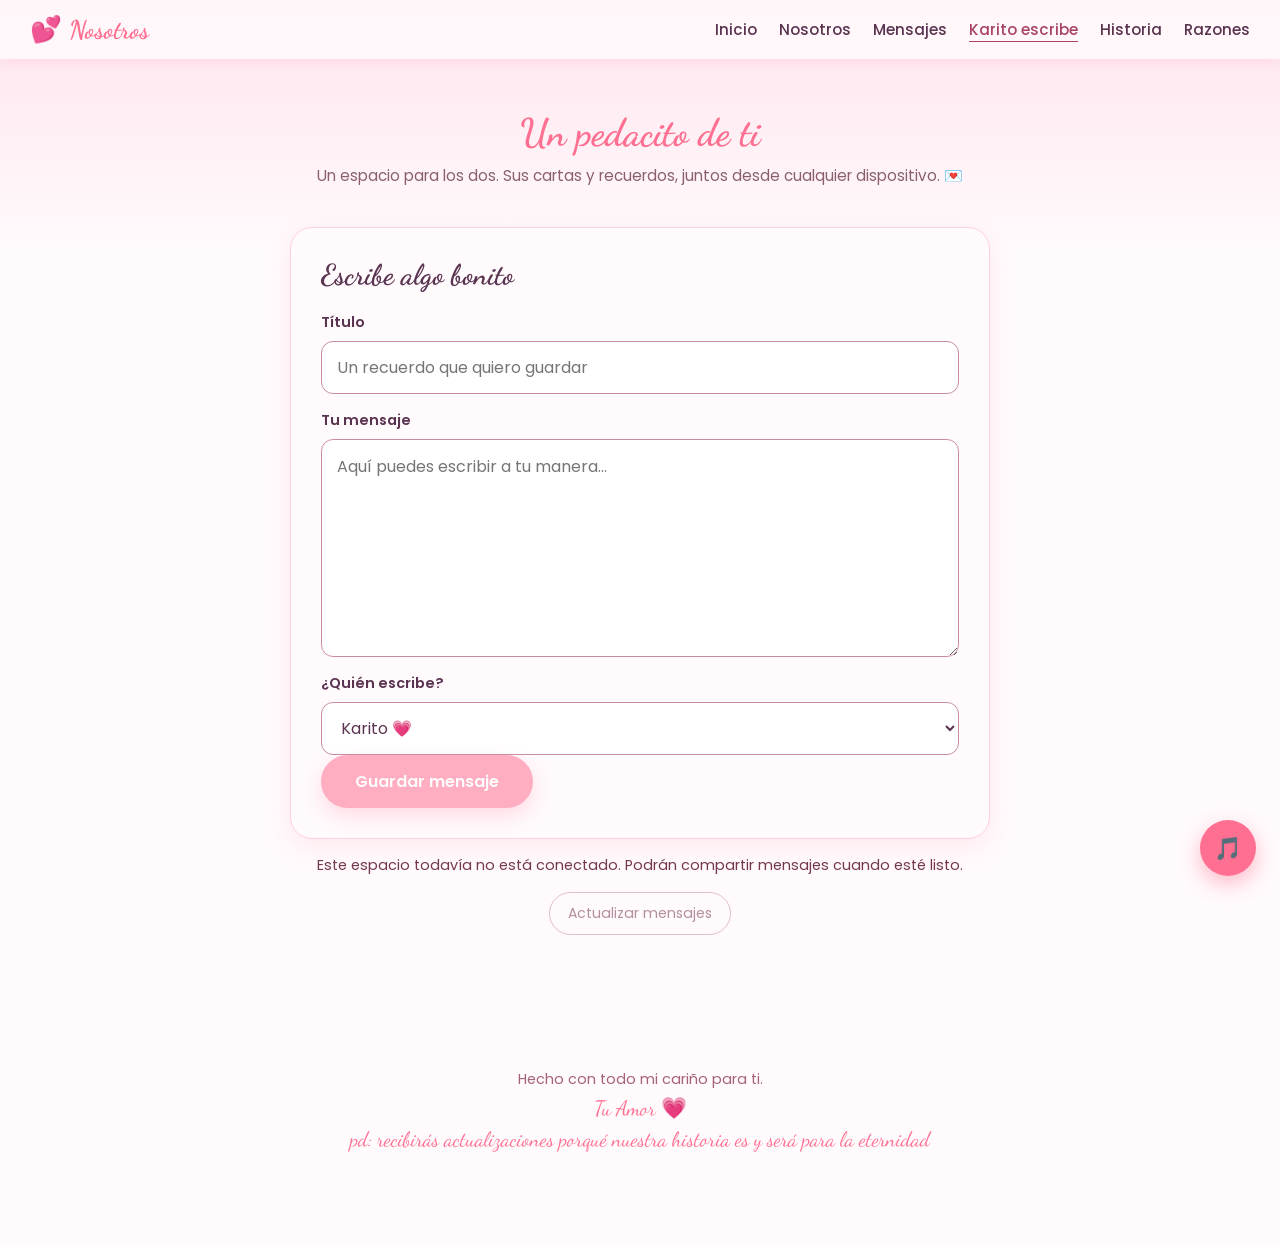
<file: pages/karito.html>
<!DOCTYPE html>
<html lang="es">
<head>
<meta charset="UTF-8">
<meta name="viewport" content="width=device-width, initial-scale=1.0">
<title>Karito escribe · Para Mi Cielito</title>
<link rel="preconnect" href="https://fonts.googleapis.com">
<link href="https://fonts.googleapis.com/css2?family=Dancing+Script:wght@600;700&family=Poppins:wght@300;400;500;600&display=swap" rel="stylesheet">
<link rel="stylesheet" href="../css/styles.css">
</head>
<body data-root="../" data-page="karito">

<div id="hearts-container" aria-hidden="true"></div>

<nav>
  <a class="logo" href="../index.html" aria-label="Volver al inicio">💕 Nosotros</a>
  <button id="menu-toggle" aria-label="Abrir menú" aria-controls="nav-links" aria-expanded="false">☰</button>
  <div class="nav-links" id="nav-links">
    <a href="../index.html">Inicio</a>
    <a href="nosotros.html">Nosotros</a>
    <a href="mensajes.html">Mensajes</a>
    <a href="karito.html" aria-current="page">Karito escribe</a>
    <a href="historia.html">Historia</a>
    <a href="razones.html">Razones</a>
  </div>
</nav>

<main>
<p id="page-status" class="page-status" role="status" hidden></p>
<noscript><p class="page-status">Activa JavaScript para ver los recuerdos y escribir mensajes.</p></noscript>
<section id="karito" aria-labelledby="karito-title">
  <h1 class="section-title" id="karito-title">Un pedacito de ti</h1>
  <p class="section-sub">Un espacio para los dos. Sus cartas y recuerdos, juntos desde cualquier dispositivo. 💌</p>
  <form id="message-form" class="message-form">
    <h3 id="editor-title">Escribe algo bonito</h3>
    <label for="message-title">Título</label>
    <input id="message-title" name="titulo" maxlength="120" required placeholder="Un recuerdo que quiero guardar">
    <label for="message-body">Tu mensaje</label>
    <textarea id="message-body" name="texto" rows="7" maxlength="10000" required placeholder="Aquí puedes escribir a tu manera…"></textarea>
    <label for="message-author">¿Quién escribe?</label>
    <select id="message-author" name="autor">
      <option value="Karito">Karito 💗</option>
      <option value="Tu Amor">Tu Amor 💗</option>
    </select>
    <div class="editor-actions">
      <button class="btn" type="submit" id="save-message" disabled>Guardar mensaje</button>
      <button class="secondary-btn" type="button" id="cancel-edit" hidden>Cancelar edición</button>
    </div>
  </form>
  <p id="message-status" class="message-status" role="status" aria-live="polite"></p>
  <p id="sync-status" class="message-status"></p>
  <div class="shared-actions">
    <button id="refresh-messages" class="secondary-btn" type="button" disabled>Actualizar mensajes</button>
    <button id="migrate-messages" class="secondary-btn" type="button" hidden>Compartir mensajes de este navegador</button>
  </div>
  <p id="empty-messages" class="empty-messages" hidden>Su primera historia empieza aquí. Cada mensaje llevará su firma. ✨</p>
  <div id="karito-messages" class="personal-messages"></div>
</section>
</main>
<footer class="site-footer">
  Hecho con todo mi cariño para ti.
  <span class="firma">Tu Amor 💗</span>
  <span class="firma">pd: recibirás actualizaciones porqué nuestra historia es y será para la eternidad</span>
</footer>

<dialog id="message-access" class="access-dialog" aria-labelledby="access-title" aria-describedby="access-description">
  <form id="access-form">
    <h2 id="access-title">Confirma con tu contraseña</h2>
    <p id="access-description"></p>
    <label for="access-password">Contraseña</label>
    <input id="access-password" type="password" autocomplete="off" required aria-describedby="access-error">
    <p id="access-error" class="access-error" role="alert"></p>
    <div class="editor-actions">
      <button id="access-confirm" class="btn" type="submit">Confirmar</button>
      <button id="access-cancel" class="secondary-btn" type="button">Cancelar</button>
    </div>
  </form>
</dialog>

<audio id="bg-music" loop preload="none" src="../musica/cancion.mp3"></audio>
<aside id="music-panel" class="music-panel" aria-labelledby="music-title" hidden>
  <div class="music-heading">
    <h2 id="music-title">Nuestra música 💕</h2>
    <button id="music-close" class="secondary-btn" type="button" aria-label="Cerrar controles de música">✕</button>
  </div>
  <label for="music-source">¿Qué escuchamos?</label>
  <select id="music-source">
    <option value="local">Nuestra canción</option>
    <option value="spotify">Playlist de Spotify</option>
  </select>
  <div id="local-player">
    <button id="local-play" class="secondary-btn" type="button" aria-pressed="false">Reproducir canción</button>
    <div class="volume-heading"><label for="music-volume">Volumen</label><output id="volume-value" for="music-volume">50 %</output></div>
    <input id="music-volume" type="range" min="0" max="100" step="1" value="50" aria-describedby="volume-help">
    <p id="volume-help" class="music-note">Si tu celular no permite cambiarlo aquí, usa sus botones de volumen.</p>
  </div>
  <div id="spotify-player" hidden>
    <div id="spotify-embed"></div>
    <a id="spotify-link" class="spotify-link" target="_blank" rel="noopener noreferrer" hidden>Abrir en Spotify ↗</a>
    <p class="music-note">Pulsa reproducir en Spotify. Ajusta el volumen desde tu dispositivo. La reproducción disponible depende de Spotify y puede limitarse a fragmentos.</p>
  </div>
  <p id="music-status" class="music-note" role="status"></p>
</aside>
<button id="music-toggle" title="Abrir música" aria-label="Abrir controles de música" aria-controls="music-panel" aria-expanded="false">🎵</button>

<script src="../js/app.js" defer></script>
<script src="../js/music.js" defer></script>
<script src="../js/storage.js" defer></script>
<script src="../js/shared-storage.js" defer></script>
<script src="../js/access.js" defer></script>
<script src="../js/karito.js" defer></script>
</body>
</html>
</file>
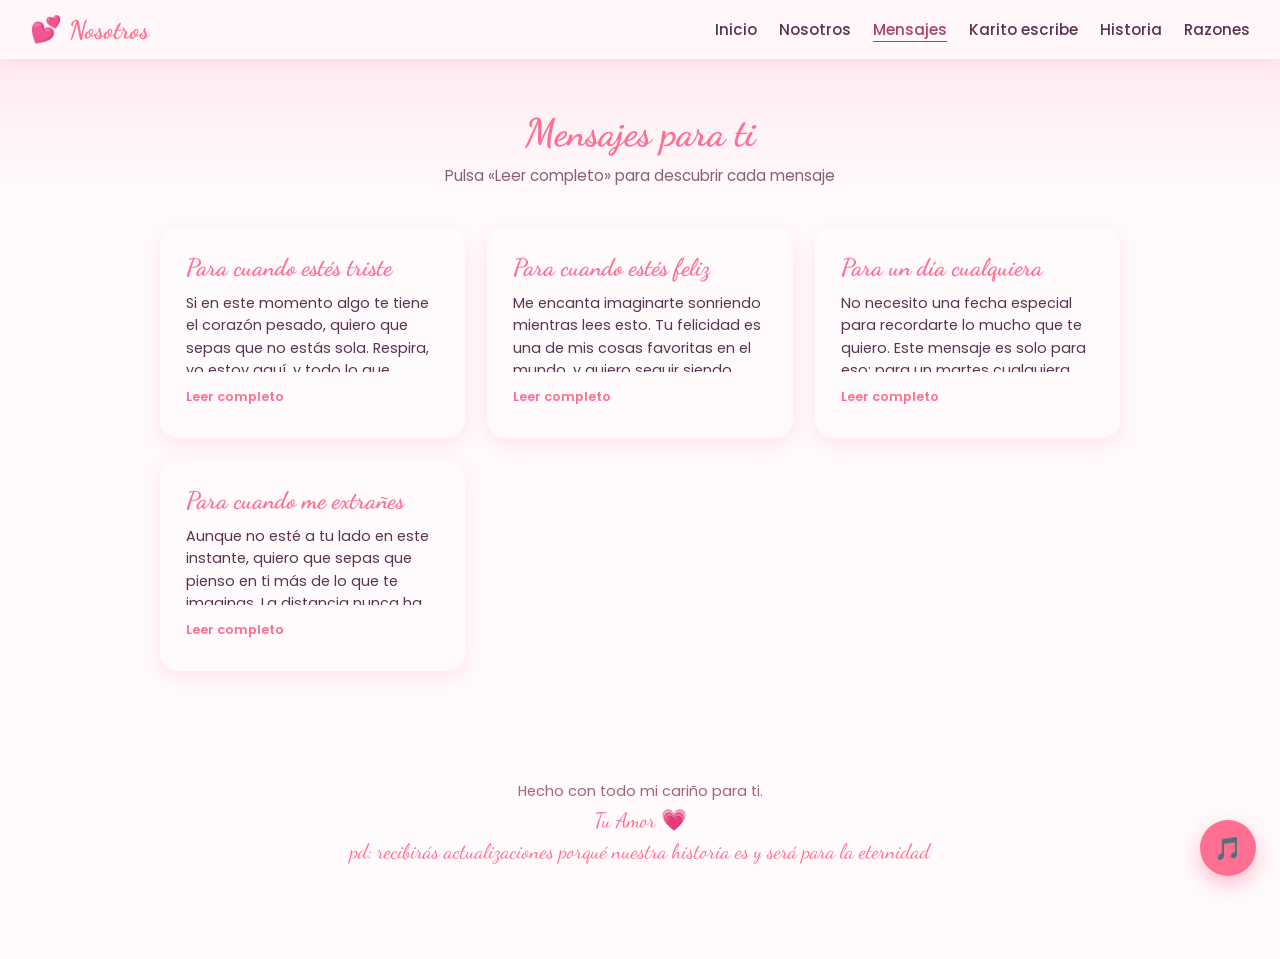
<file: pages/mensajes.html>
<!DOCTYPE html>
<html lang="es">
<head>
<meta charset="UTF-8">
<meta name="viewport" content="width=device-width, initial-scale=1.0">
<title>Mensajes · Para Mi Cielito</title>
<link rel="preconnect" href="https://fonts.googleapis.com">
<link href="https://fonts.googleapis.com/css2?family=Dancing+Script:wght@600;700&family=Poppins:wght@300;400;500;600&display=swap" rel="stylesheet">
<link rel="stylesheet" href="../css/styles.css">
</head>
<body data-root="../" data-page="cartas">

<div id="hearts-container" aria-hidden="true"></div>

<nav>
  <a class="logo" href="../index.html" aria-label="Volver al inicio">💕 Nosotros</a>
  <button id="menu-toggle" aria-label="Abrir menú" aria-controls="nav-links" aria-expanded="false">☰</button>
  <div class="nav-links" id="nav-links">
    <a href="../index.html">Inicio</a>
    <a href="nosotros.html">Nosotros</a>
    <a href="mensajes.html" aria-current="page">Mensajes</a>
    <a href="karito.html">Karito escribe</a>
    <a href="historia.html">Historia</a>
    <a href="razones.html">Razones</a>
  </div>
</nav>

<main>
<p id="page-status" class="page-status" role="status" hidden></p>
<noscript><p class="page-status">Activa JavaScript para ver los recuerdos y escribir mensajes.</p></noscript>
<section id="cartas">
  <h1 class="section-title">Mensajes para ti</h1>
  <p class="section-sub">Pulsa «Leer completo» para descubrir cada mensaje</p>
  <div class="cartas-grid" id="cartas-grid"></div>
</section>
</main>
<footer class="site-footer">
  Hecho con todo mi cariño para ti.
  <span class="firma">Tu Amor 💗</span>
  <span class="firma">pd: recibirás actualizaciones porqué nuestra historia es y será para la eternidad</span>
</footer>

<audio id="bg-music" loop preload="none" src="../musica/cancion.mp3"></audio>
<aside id="music-panel" class="music-panel" aria-labelledby="music-title" hidden>
  <div class="music-heading">
    <h2 id="music-title">Nuestra música 💕</h2>
    <button id="music-close" class="secondary-btn" type="button" aria-label="Cerrar controles de música">✕</button>
  </div>
  <label for="music-source">¿Qué escuchamos?</label>
  <select id="music-source">
    <option value="local">Nuestra canción</option>
    <option value="spotify">Playlist de Spotify</option>
  </select>
  <div id="local-player">
    <button id="local-play" class="secondary-btn" type="button" aria-pressed="false">Reproducir canción</button>
    <div class="volume-heading"><label for="music-volume">Volumen</label><output id="volume-value" for="music-volume">50 %</output></div>
    <input id="music-volume" type="range" min="0" max="100" step="1" value="50" aria-describedby="volume-help">
    <p id="volume-help" class="music-note">Si tu celular no permite cambiarlo aquí, usa sus botones de volumen.</p>
  </div>
  <div id="spotify-player" hidden>
    <div id="spotify-embed"></div>
    <a id="spotify-link" class="spotify-link" target="_blank" rel="noopener noreferrer" hidden>Abrir en Spotify ↗</a>
    <p class="music-note">Pulsa reproducir en Spotify. Ajusta el volumen desde tu dispositivo. La reproducción disponible depende de Spotify y puede limitarse a fragmentos.</p>
  </div>
  <p id="music-status" class="music-note" role="status"></p>
</aside>
<button id="music-toggle" title="Abrir música" aria-label="Abrir controles de música" aria-controls="music-panel" aria-expanded="false">🎵</button>

<script src="../js/app.js" defer></script>
<script src="../js/music.js" defer></script>
<script src="../js/content.js" defer></script>
</body>
</html>
</file>
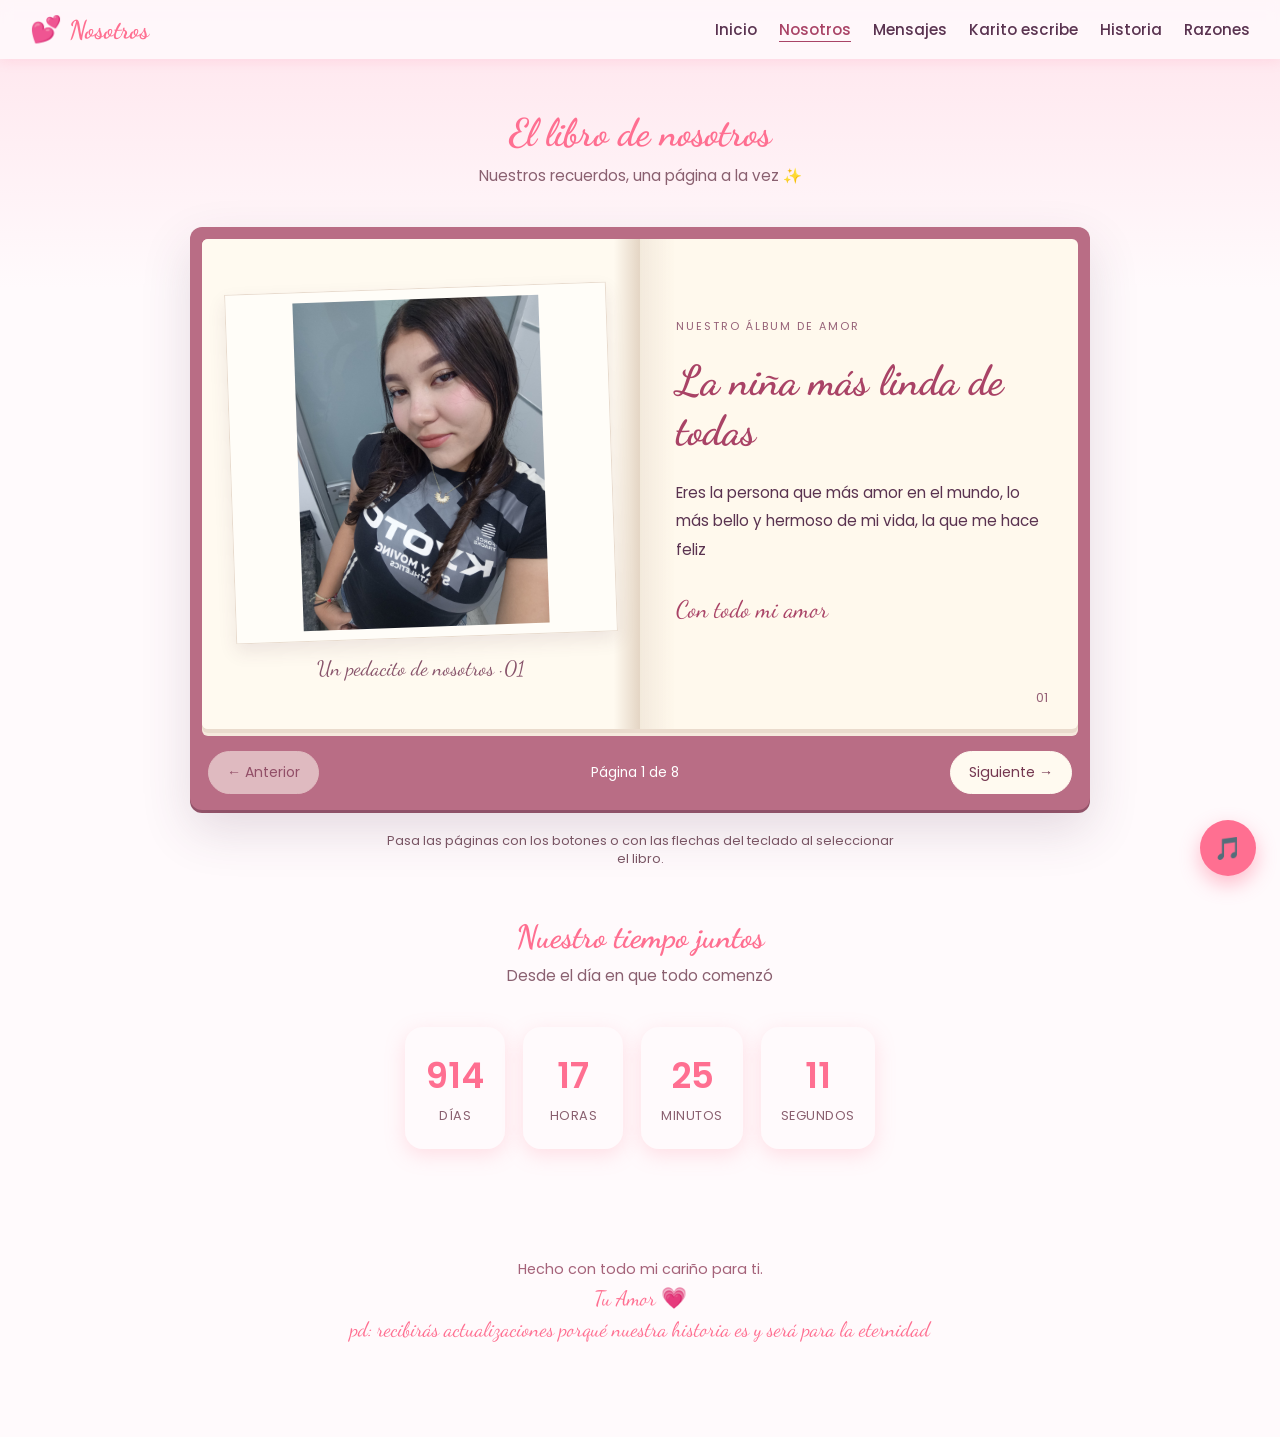
<file: pages/nosotros.html>
<!DOCTYPE html>
<html lang="es">
<head>
<meta charset="UTF-8">
<meta name="viewport" content="width=device-width, initial-scale=1.0">
<title>Nosotros · Para Mi Cielito</title>
<link rel="preconnect" href="https://fonts.googleapis.com">
<link href="https://fonts.googleapis.com/css2?family=Dancing+Script:wght@600;700&family=Poppins:wght@300;400;500;600&display=swap" rel="stylesheet">
<link rel="stylesheet" href="../css/styles.css">
</head>
<body data-root="../" data-page="nosotros">

<div id="hearts-container" aria-hidden="true"></div>

<nav>
  <a class="logo" href="../index.html" aria-label="Volver al inicio">💕 Nosotros</a>
  <button id="menu-toggle" aria-label="Abrir menú" aria-controls="nav-links" aria-expanded="false">☰</button>
  <div class="nav-links" id="nav-links">
    <a href="../index.html">Inicio</a>
    <a href="nosotros.html" aria-current="page">Nosotros</a>
    <a href="mensajes.html">Mensajes</a>
    <a href="karito.html">Karito escribe</a>
    <a href="historia.html">Historia</a>
    <a href="razones.html">Razones</a>
  </div>
</nav>

<main>
<p id="page-status" class="page-status" role="status" hidden></p>
<noscript><p class="page-status">Activa JavaScript para ver los recuerdos y escribir mensajes.</p></noscript>
<section id="nosotros">
  <h1 class="section-title">El libro de nosotros</h1>
  <p class="section-sub">Nuestros recuerdos, una página a la vez ✨</p>
  <div class="memory-book" id="memory-book" role="region" aria-label="Libro de nuestros recuerdos" aria-describedby="book-help" tabindex="0" hidden>
    <div class="book-pages" id="book-pages"></div>
    <div class="book-controls">
      <button class="secondary-btn" id="book-prev" type="button" aria-controls="book-pages" disabled>← Anterior</button>
      <p id="book-position" role="status" aria-live="polite" aria-atomic="true"></p>
      <button class="secondary-btn" id="book-next" type="button" aria-controls="book-pages">Siguiente →</button>
    </div>
  </div>
  <p class="book-help" id="book-help">Pasa las páginas con los botones o con las flechas del teclado al seleccionar el libro.</p>
  <h2 class="together-title">Nuestro tiempo juntos</h2>
  <p class="section-sub">Desde el día en que todo comenzó</p>
  <div id="contador-caja">
    <div class="contador-item"><span id="c-dias">0</span><small>DÍAS</small></div>
    <div class="contador-item"><span id="c-horas">0</span><small>HORAS</small></div>
    <div class="contador-item"><span id="c-min">0</span><small>MINUTOS</small></div>
    <div class="contador-item"><span id="c-seg">0</span><small>SEGUNDOS</small></div>
  </div>
</section>
</main>
<footer class="site-footer">
  Hecho con todo mi cariño para ti.
  <span class="firma">Tu Amor 💗</span>
  <span class="firma">pd: recibirás actualizaciones porqué nuestra historia es y será para la eternidad</span>
</footer>

<audio id="bg-music" loop preload="none" src="../musica/cancion.mp3"></audio>
<aside id="music-panel" class="music-panel" aria-labelledby="music-title" hidden>
  <div class="music-heading">
    <h2 id="music-title">Nuestra música 💕</h2>
    <button id="music-close" class="secondary-btn" type="button" aria-label="Cerrar controles de música">✕</button>
  </div>
  <label for="music-source">¿Qué escuchamos?</label>
  <select id="music-source">
    <option value="local">Nuestra canción</option>
    <option value="spotify">Playlist de Spotify</option>
  </select>
  <div id="local-player">
    <button id="local-play" class="secondary-btn" type="button" aria-pressed="false">Reproducir canción</button>
    <div class="volume-heading"><label for="music-volume">Volumen</label><output id="volume-value" for="music-volume">50 %</output></div>
    <input id="music-volume" type="range" min="0" max="100" step="1" value="50" aria-describedby="volume-help">
    <p id="volume-help" class="music-note">Si tu celular no permite cambiarlo aquí, usa sus botones de volumen.</p>
  </div>
  <div id="spotify-player" hidden>
    <div id="spotify-embed"></div>
    <a id="spotify-link" class="spotify-link" target="_blank" rel="noopener noreferrer" hidden>Abrir en Spotify ↗</a>
    <p class="music-note">Pulsa reproducir en Spotify. Ajusta el volumen desde tu dispositivo. La reproducción disponible depende de Spotify y puede limitarse a fragmentos.</p>
  </div>
  <p id="music-status" class="music-note" role="status"></p>
</aside>
<button id="music-toggle" title="Abrir música" aria-label="Abrir controles de música" aria-controls="music-panel" aria-expanded="false">🎵</button>

<script src="../js/app.js" defer></script>
<script src="../js/music.js" defer></script>
<script src="../js/content.js" defer></script>
</body>
</html>
</file>
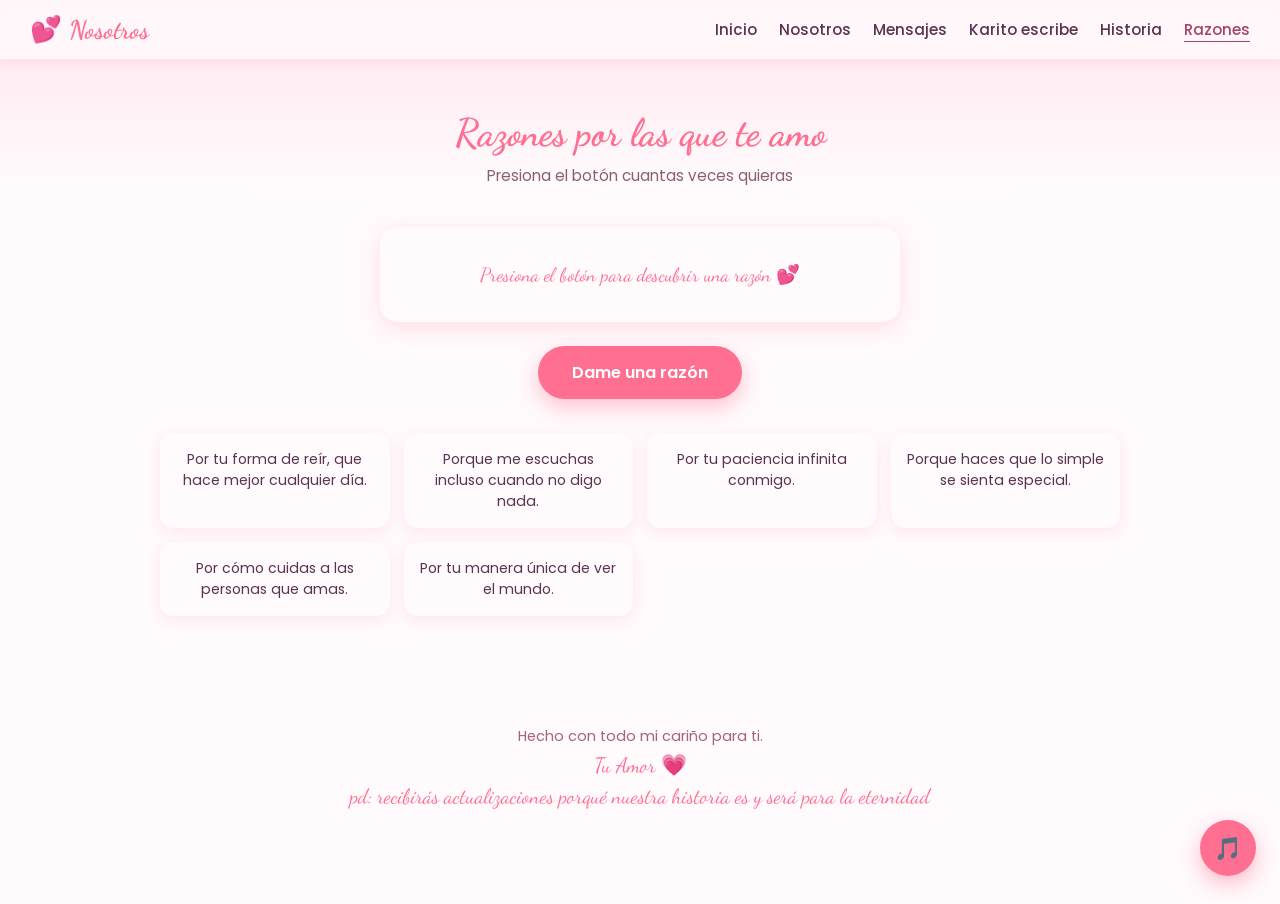
<file: pages/razones.html>
<!DOCTYPE html>
<html lang="es">
<head>
<meta charset="UTF-8">
<meta name="viewport" content="width=device-width, initial-scale=1.0">
<title>Razones · Para Mi Cielito</title>
<link rel="preconnect" href="https://fonts.googleapis.com">
<link href="https://fonts.googleapis.com/css2?family=Dancing+Script:wght@600;700&family=Poppins:wght@300;400;500;600&display=swap" rel="stylesheet">
<link rel="stylesheet" href="../css/styles.css">
</head>
<body data-root="../" data-page="razones">

<div id="hearts-container" aria-hidden="true"></div>

<nav>
  <a class="logo" href="../index.html" aria-label="Volver al inicio">💕 Nosotros</a>
  <button id="menu-toggle" aria-label="Abrir menú" aria-controls="nav-links" aria-expanded="false">☰</button>
  <div class="nav-links" id="nav-links">
    <a href="../index.html">Inicio</a>
    <a href="nosotros.html">Nosotros</a>
    <a href="mensajes.html">Mensajes</a>
    <a href="karito.html">Karito escribe</a>
    <a href="historia.html">Historia</a>
    <a href="razones.html" aria-current="page">Razones</a>
  </div>
</nav>

<main>
<p id="page-status" class="page-status" role="status" hidden></p>
<noscript><p class="page-status">Activa JavaScript para ver los recuerdos y escribir mensajes.</p></noscript>
<section id="razones">
  <h1 class="section-title">Razones por las que te amo</h1>
  <p class="section-sub">Presiona el botón cuantas veces quieras</p>
  <div id="razon-caja" aria-live="polite">Presiona el botón para descubrir una razón 💕</div>
  <button class="btn" id="btn-razon">Dame una razón</button>
  <div class="razones-grid" id="razones-grid"></div>
</section>
</main>
<footer class="site-footer">
  Hecho con todo mi cariño para ti.
  <span class="firma">Tu Amor 💗</span>
  <span class="firma">pd: recibirás actualizaciones porqué nuestra historia es y será para la eternidad</span>
</footer>

<audio id="bg-music" loop preload="none" src="../musica/cancion.mp3"></audio>
<aside id="music-panel" class="music-panel" aria-labelledby="music-title" hidden>
  <div class="music-heading">
    <h2 id="music-title">Nuestra música 💕</h2>
    <button id="music-close" class="secondary-btn" type="button" aria-label="Cerrar controles de música">✕</button>
  </div>
  <label for="music-source">¿Qué escuchamos?</label>
  <select id="music-source">
    <option value="local">Nuestra canción</option>
    <option value="spotify">Playlist de Spotify</option>
  </select>
  <div id="local-player">
    <button id="local-play" class="secondary-btn" type="button" aria-pressed="false">Reproducir canción</button>
    <div class="volume-heading"><label for="music-volume">Volumen</label><output id="volume-value" for="music-volume">50 %</output></div>
    <input id="music-volume" type="range" min="0" max="100" step="1" value="50" aria-describedby="volume-help">
    <p id="volume-help" class="music-note">Si tu celular no permite cambiarlo aquí, usa sus botones de volumen.</p>
  </div>
  <div id="spotify-player" hidden>
    <div id="spotify-embed"></div>
    <a id="spotify-link" class="spotify-link" target="_blank" rel="noopener noreferrer" hidden>Abrir en Spotify ↗</a>
    <p class="music-note">Pulsa reproducir en Spotify. Ajusta el volumen desde tu dispositivo. La reproducción disponible depende de Spotify y puede limitarse a fragmentos.</p>
  </div>
  <p id="music-status" class="music-note" role="status"></p>
</aside>
<button id="music-toggle" title="Abrir música" aria-label="Abrir controles de música" aria-controls="music-panel" aria-expanded="false">🎵</button>

<script src="../js/app.js" defer></script>
<script src="../js/music.js" defer></script>
<script src="../js/content.js" defer></script>
</body>
</html>
</file>
<file: css/styles.css>
:root{
    --pink-light:#ffe4ec;
    --pink-soft:#ffd1dc;
    --pink-main:#ff8fa3;
    --pink-strong:#ff6f91;
    --plum:#5a3350;
    --white:#fffafc;
  }
  *{margin:0;padding:0;box-sizing:border-box;}
  html{scroll-behavior:smooth;}
  body{
    font-family:'Poppins',sans-serif;
    background:linear-gradient(180deg,var(--pink-light),var(--white) 20%);
    color:var(--plum);
    overflow-x:hidden;
  }
  h1,h2,h3{font-family:'Dancing Script',cursive;}
  a{text-decoration:none;color:inherit;}

  /* ---------- Corazones flotantes ---------- */
  #hearts-container{
    position:fixed;top:0;left:0;width:100%;height:100%;
    pointer-events:none;overflow:hidden;z-index:1;
  }
  .heart{
    position:absolute;bottom:-10%;font-size:1.5rem;
    animation:floatUp linear forwards;
    opacity:.8;
  }
  @keyframes floatUp{
    0%{transform:translateY(0) rotate(0deg);opacity:.9;}
    100%{transform:translateY(-110vh) rotate(360deg);opacity:0;}
  }

  /* ---------- Navegación ---------- */
  nav{
    position:fixed;top:0;left:0;width:100%;
    display:flex;justify-content:space-between;align-items:center;
    padding:14px 30px;background:rgba(255,250,252,.85);
    backdrop-filter:blur(6px);z-index:100;
    box-shadow:0 2px 12px rgba(255,111,145,.15);
  }
  .logo{font-family:'Dancing Script',cursive;font-size:1.6rem;color:var(--pink-strong);font-weight:700;}
  .nav-links{display:flex;gap:22px;}
  .nav-links a{font-size:.95rem;font-weight:500;transition:color .2s;}
  .nav-links a:hover{color:var(--pink-strong);}
  #menu-toggle{display:none;font-size:1.6rem;background:none;border:none;color:var(--pink-strong);cursor:pointer;}

  @media (max-width:720px){
    .nav-links{
      position:absolute;top:100%;right:0;left:0;
      background:var(--white);flex-direction:column;
      align-items:center;gap:0;
      max-height:0;overflow:hidden;transition:max-height .3s ease;
    }
    .nav-links.open{max-height:400px;padding:10px 0;}
    .nav-links a{padding:12px 0;width:100%;text-align:center;}
    #menu-toggle{display:block;}
  }

  section{
    position:relative;z-index:2;
    padding:110px 20px 70px;
    max-width:1000px;margin:0 auto;
    text-align:center;
  }

  /* ---------- Hero ---------- */
  #inicio{
    min-height:100vh;display:flex;flex-direction:column;
    justify-content:center;align-items:center;padding-top:0;
  }
  #inicio h1{font-size:3.2rem;color:var(--pink-strong);margin-bottom:10px;}
  #inicio p{font-size:1.15rem;max-width:520px;margin:0 auto 30px;}
  .btn{
    display:inline-block;background:var(--pink-strong);color:#fff;
    padding:14px 34px;border-radius:40px;font-weight:600;
    box-shadow:0 8px 20px rgba(255,111,145,.4);
    transition:transform .2s, box-shadow .2s;border:none;cursor:pointer;font-size:1rem;
  }
  .btn:hover{transform:translateY(-3px);box-shadow:0 12px 26px rgba(255,111,145,.5);}

  .section-title{font-size:2.4rem;color:var(--pink-strong);margin-bottom:8px;}
  .section-sub{margin-bottom:40px;color:#8a6070;font-size:.95rem;}

  /* ---------- Contador ---------- */
  #contador-caja{
    display:flex;flex-wrap:wrap;gap:18px;justify-content:center;
  }
  .contador-item{
    background:var(--white);border-radius:18px;padding:22px 20px;
    min-width:100px;box-shadow:0 6px 20px rgba(255,143,163,.25);
  }
  .contador-item span{display:block;font-size:2.2rem;font-weight:600;color:var(--pink-strong);}
  .contador-item small{color:#8a6070;font-size:.8rem;letter-spacing:.5px;}

  /* ---------- Cartas ---------- */
  .cartas-grid{display:grid;grid-template-columns:repeat(auto-fit,minmax(260px,1fr));gap:22px;}
  .carta{
    background:var(--white);border-radius:18px;padding:26px;
    box-shadow:0 6px 20px rgba(255,143,163,.2);cursor:pointer;
    text-align:left;transition:transform .25s;
  }
  .carta:hover{transform:translateY(-6px);}
  .carta h3{color:var(--pink-strong);font-size:1.5rem;margin-bottom:10px;}
  .carta p{font-size:.9rem;line-height:1.55;max-height:80px;overflow:hidden;transition:max-height .4s ease;position:relative;}
  .carta.abierta p{max-height:600px;}
  .carta .ver-mas{display:block;margin-top:10px;font-size:.8rem;color:var(--pink-strong);font-weight:600;}

  /* ---------- Libro de nosotros ---------- */
  .memory-book{max-width:900px;margin:0 auto;border-radius:12px;background:#b96d85;padding:12px 12px 0;box-shadow:0 20px 50px #5a335029,0 3px 0 #97566b;scroll-margin-top:95px;}
  .book-pages{border-radius:6px;overflow:hidden;background:#fff9ed;box-shadow:0 4px 0 #eadbcd,0 7px 0 #f6e9dd;}
  .book-page{display:grid;grid-template-columns:minmax(0,1fr) minmax(0,1fr);text-align:left;min-height:490px;animation:bookReveal .4s ease;}
  .book-photo{min-width:0;padding:32px 28px;background:linear-gradient(90deg,#fffaf0 94%,#e4d5c4);display:flex;flex-direction:column;justify-content:center;gap:18px;}
  .book-photo img{display:block;width:100%;height:350px;object-fit:contain;background:#fffdf8;padding:10px;border:1px solid #e8dbce;box-shadow:0 8px 18px #5a33501a;transform:rotate(-2deg);}
  .book-photo figcaption{font-family:'Dancing Script',cursive;text-align:center;font-size:1.3rem;color:#88546b;}
  .book-photo-unavailable{padding:70px 20px;text-align:center;font-size:.9rem;}
  .book-copy{min-width:0;position:relative;display:flex;flex-direction:column;justify-content:center;padding:40px 36px 65px;background:linear-gradient(90deg,#d9c9b950,#fffaf000 8%);overflow-wrap:anywhere;}
  .book-kicker{font-size:.68rem;letter-spacing:2px;text-transform:uppercase;color:#966177;margin-bottom:22px;}
  .book-copy h2{font-size:2.6rem;color:#a94366;line-height:1.2;margin-bottom:22px;}
  .book-text{font-size:.95rem;line-height:1.9;white-space:pre-wrap;}
  .book-signature{font-family:'Dancing Script',cursive;font-size:1.5rem;color:#a94366;margin-top:30px;}
  .book-number{position:absolute;bottom:22px;right:30px;color:#966177;font-size:.8rem;}
  .book-controls{display:flex;align-items:center;justify-content:space-between;gap:12px;padding:22px 6px 16px;}
  .book-controls .secondary-btn{background:#fffaf0;border-color:#fffaf0;}
  #book-position{font-size:.85rem;color:#fff;}
  .book-help{font-size:.8rem;color:#795564;margin:22px auto 50px;max-width:520px;}
  .together-title{font-size:2rem;color:var(--pink-strong);margin-bottom:8px;}
  @keyframes bookReveal{from{opacity:.4;transform:translateX(8px);}to{opacity:1;transform:translateX(0);}}
  @media(max-width:600px){
    .memory-book{padding:8px 8px 0;}
    .book-page{grid-template-columns:minmax(0,1fr);min-height:0;}
    .book-photo{padding:24px 24px 16px;background:#fffaf0;}
    .book-photo img{height:300px;height:clamp(230px,70vw,350px);}
    .book-copy{padding:24px 26px 55px;background:linear-gradient(#e4d5c466,#fffaf000 14%);}
    .book-kicker{margin-bottom:12px;}
    .book-copy h2{font-size:2rem;margin-bottom:14px;}
    .book-text{font-size:.88rem;}
    .book-signature{margin-top:18px;}
    .book-controls{flex-wrap:wrap;justify-content:center;gap:10px;padding:18px 0 14px;}
    #book-position{flex-basis:100%;order:-1;}
    .book-controls .secondary-btn{padding:10px 14px;}
  }

  /* ---------- Línea del tiempo ---------- */
  .timeline{position:relative;margin:0 auto;max-width:700px;text-align:left;}
  .timeline::before{
    content:"";position:absolute;left:20px;top:0;bottom:0;width:3px;
    background:var(--pink-soft);
  }
  .timeline-item{position:relative;padding:0 0 34px 55px;}
  .timeline-item::before{
    content:"💗";position:absolute;left:6px;top:0;font-size:1.3rem;
  }
  .timeline-item .fecha{color:var(--pink-strong);font-weight:600;font-size:.85rem;}
  .timeline-item h3{font-size:1.3rem;margin:2px 0 4px;}
  .timeline-item p{font-size:.9rem;color:#6a4457;}

  /* ---------- Razones ---------- */
  #razon-caja{
    background:var(--white);border-radius:18px;padding:36px 24px;
    box-shadow:0 6px 20px rgba(255,143,163,.25);
    max-width:520px;margin:0 auto 24px;font-size:1.2rem;font-family:'Dancing Script',cursive;color:var(--pink-strong);
    min-height:90px;display:flex;align-items:center;justify-content:center;
  }
  .razones-grid{display:grid;grid-template-columns:repeat(auto-fit,minmax(220px,1fr));gap:14px;margin-top:34px;}
  .razon-card{
    background:var(--white);border-radius:14px;padding:16px;font-size:.88rem;
    box-shadow:0 4px 14px rgba(255,143,163,.18);
  }

  /* ---------- Música flotante ---------- */
  #music-toggle{
    position:fixed;bottom:24px;right:24px;z-index:200;
    background:var(--pink-strong);color:#fff;border:none;
    width:56px;height:56px;border-radius:50%;font-size:1.4rem;
    box-shadow:0 8px 20px rgba(255,111,145,.45);cursor:pointer;
  }

  .site-footer{
    text-align:center;padding:40px 20px;font-size:.9rem;color:#a5637a;
    position:relative;z-index:2;
  }
  .site-footer .firma{font-family:'Dancing Script',cursive;font-size:1.3rem;color:var(--pink-strong);display:block;margin-top:6px;}

/* Escritura de Karito y accesibilidad */
.nav-links a[aria-current="page"]{color:#a94366;text-decoration:underline;text-underline-offset:6px;}
body[data-page="inicio"] #inicio{min-height:65vh;padding:125px 20px 50px;}
.home-catalog{position:relative;z-index:2;display:grid;grid-template-columns:repeat(3,minmax(0,1fr));gap:20px;max-width:1000px;margin:0 auto;padding:0 20px 50px;}
.catalog-card{display:block;padding:26px;border:1px solid var(--pink-soft);border-radius:18px;background:var(--white);box-shadow:0 6px 20px #ff8fa326;transition:transform .2s;}
.catalog-card:hover{transform:translateY(-4px);}
.catalog-card h2{font-size:1.8rem;color:#a94366;margin-bottom:10px;}
.catalog-card p{font-size:.9rem;line-height:1.7;}
.catalog-card span{display:block;margin-top:16px;font-size:.85rem;font-weight:600;color:#a94366;}
body:not([data-page="inicio"]) main{min-height:65vh;}
@media(max-width:720px){.home-catalog{grid-template-columns:repeat(2,minmax(0,1fr));}}
@media(max-width:480px){.home-catalog{grid-template-columns:minmax(0,1fr);}}
.access-dialog{margin:auto;width:min(440px,calc(100vw - 32px));max-height:calc(100dvh - 32px);overflow-y:auto;padding:28px;border:1px solid var(--pink-soft);border-radius:20px;background:var(--white);color:var(--plum);box-shadow:0 15px 60px #5a335044;}
.access-dialog::backdrop{background:#30172c88;}
.access-dialog h2{font-size:1.9rem;margin-bottom:12px;}
.access-dialog p{font-size:.9rem;line-height:1.6;overflow-wrap:anywhere;}
.access-dialog label{display:block;margin:18px 0 8px;font-weight:600;}
.access-dialog input{width:100%;padding:12px;border:1px solid #c98da2;border-radius:10px;background:#fff;color:var(--plum);font-size:1rem;}
.access-error{color:#a32245;min-height:1.6em;margin:8px 0 16px;}
.delete-message{color:#a32245;border-color:#b6687d;}
.music-panel{position:fixed;right:24px;bottom:92px;z-index:200;width:min(380px,calc(100vw - 32px));max-height:calc(100dvh - 115px);overflow-y:auto;padding:20px;border:1px solid var(--pink-soft);border-radius:20px;background:var(--white);box-shadow:0 8px 35px #5a335033;}
.music-heading,.volume-heading{display:flex;align-items:center;justify-content:space-between;gap:12px;}
.music-heading h2{font-size:1.7rem;}
.music-panel label{display:block;margin:14px 0 8px;font-size:.85rem;font-weight:600;}
.music-panel select{width:100%;min-width:0;border:1px solid #c98da2;border-radius:10px;padding:10px;background:#fff;color:var(--plum);font:inherit;font-size:1rem;}
.music-panel .secondary-btn{margin-top:12px;}
.music-heading .secondary-btn{margin:0;padding:6px 12px;}
#music-volume{width:100%;accent-color:#a94366;cursor:pointer;min-height:30px;}
#volume-value{font-size:.85rem;}
.music-note{font-size:.78rem;line-height:1.6;margin-top:12px;color:#795564;}
#spotify-embed iframe{display:block;border:0;border-radius:12px;margin-top:16px;}
.spotify-link{display:inline-block;text-decoration:underline;font-size:.85rem;margin-top:12px;}
@media(max-width:480px){.music-panel{right:16px;}}
[hidden]{display:none !important;}
button,input,textarea{font:inherit;}
button:disabled{opacity:.55;cursor:not-allowed;transform:none;}
:focus-visible{outline:3px solid #813b68;outline-offset:4px;}
section{scroll-margin-top:65px;}
.page-status{position:relative;z-index:3;margin:90px 20px 20px;padding:16px;background:#fff;border-radius:12px;text-align:center;}
.carta{cursor:default;min-width:0;}
.carta p,.personal-message{overflow-wrap:anywhere;}
.carta.abierta p{max-height:none;}
.ver-mas{background:transparent;border:0;cursor:pointer;padding:6px 0;}
.message-form{max-width:700px;margin:0 auto;padding:30px;border:1px solid var(--pink-soft);border-radius:22px;background:var(--white);box-shadow:0 8px 26px #ff8fa326;text-align:left;}
.message-form h3{font-size:1.8rem;margin-bottom:20px;}
.message-form label{display:block;font-size:.9rem;font-weight:600;margin:16px 0 8px;}
.message-form input,.message-form textarea,.message-form select{display:block;width:100%;border:1px solid #c98da2;border-radius:12px;padding:13px 15px;color:var(--plum);background:#fff;font:inherit;}
.shared-actions{display:flex;flex-wrap:wrap;gap:12px;justify-content:center;margin:16px auto;}
.message-form textarea{resize:vertical;min-height:160px;line-height:1.7;}
.author-preview{font-size:.85rem;margin:16px 0;color:#79475e;}
.editor-actions,.message-actions{display:flex;flex-wrap:wrap;gap:12px;align-items:center;}
.secondary-btn{border:1px solid #c98da2;background:var(--white);color:#743750;border-radius:24px;padding:10px 18px;cursor:pointer;font-size:.88rem;}
.secondary-btn:hover{background:var(--pink-light);}
.message-status{max-width:700px;margin:16px auto;color:#743750;font-size:.9rem;}
.empty-messages{padding:30px 12px;color:#795564;font-size:.9rem;}
.personal-messages{display:grid;gap:22px;max-width:700px;margin:24px auto 0;text-align:left;}
.personal-message{padding:28px;border-radius:18px;background:var(--white);box-shadow:0 6px 20px #ff8fa333;min-width:0;}
.personal-message h3{font-size:1.7rem;color:#a94366;margin-bottom:16px;}
.message-text{white-space:pre-wrap;line-height:1.8;font-size:.95rem;}
.message-footer{display:flex;flex-wrap:wrap;gap:8px 20px;justify-content:space-between;border-top:1px solid var(--pink-soft);margin-top:22px;padding-top:16px;color:#795564;font-size:.8rem;}
.message-author{font-weight:600;color:#a94366;}
.message-actions{margin-top:16px;}
.site-footer{padding-bottom:95px;}
@media(max-width:900px){
  nav{padding:14px 16px;}
  .nav-links{gap:12px;}
  .nav-links a{font-size:.8rem;}
}
@media(max-width:480px){
  .message-form,.personal-message{padding:20px;}
  #inicio h1{font-size:2.8rem;}
  .editor-actions .btn{width:100%;padding:14px 16px;}
  .cartas-grid{grid-template-columns:minmax(0,1fr);}
}
@media(prefers-reduced-motion:reduce){
  html{scroll-behavior:auto;}
  *,*::before,*::after{animation:none !important;transition:none !important;}
}
</file>
